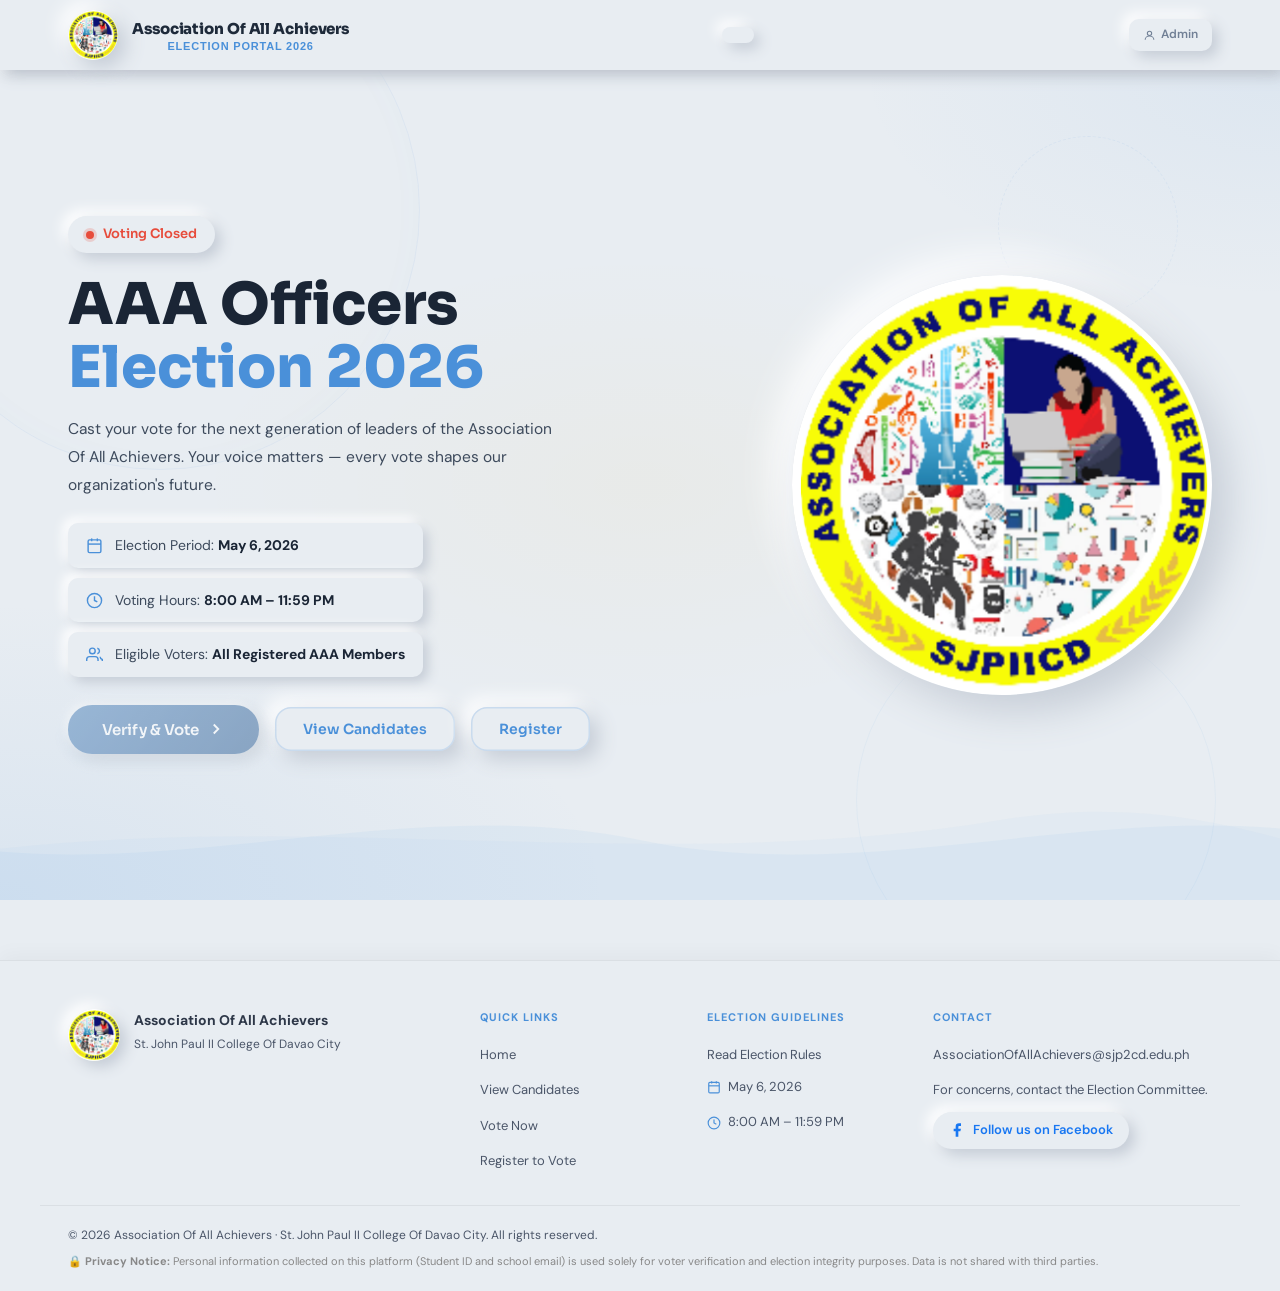
<file: index.html>
<!DOCTYPE html>
<html lang="en">
<head>
  <meta charset="UTF-8" />
  <meta name="viewport" content="width=device-width, initial-scale=1.0" />
  <title>AAA Election System</title>
  <link rel="icon" type="image/png" href="img/AAA.png" />
  <link rel="preconnect" href="https://fonts.googleapis.com" />
  <link rel="preconnect" href="https://fonts.gstatic.com" crossorigin />
  <link href="https://fonts.googleapis.com/css2?family=Sora:wght@300;400;500;600;700;800&family=DM+Sans:ital,opsz,wght@0,9..40,300;0,9..40,400;0,9..40,500;1,9..40,300&display=swap" rel="stylesheet" />
  <link rel="stylesheet" href="css/style.css" />
</head>
<body>

  <!-- HEADER -->
  <header class="site-header">
    <div class="header-inner">
      <button class="logo" onclick="goToStep('stepLanding')" title="Home">
        <div class="logo-badge">
          <img src="img/AAA.png" alt="AAA Ld:
          d:ogo" class="logo-img" />
        </div>
        <div class="logo-text">
          <span class="org-name">Association Of All Achievers</span>
          <span class="election-label">Election Portal 2026</span>
        </div>
      </button>
      <div class="header-status" id="headerStatus"></div>
      <a href="#" class="admin-link" onclick="adminAccess(); return false;">
        <svg viewBox="0 0 24 24" fill="none" stroke="currentColor" stroke-width="2" width="13" height="13"><circle cx="12" cy="8" r="4"/><path d="M4 20c0-4 3.6-7 8-7s8 3 8 7"/></svg>
        Admin
      </a>
    </div>
  </header>

  <main id="app">

    <!-- STEP 1: LANDING -->
    <section id="stepLanding" class="step active">
      <div class="landing-hero">
        <div class="hero-bg-pattern"></div>
        <div class="hero-content">

          <!-- Left: Text -->
          <div class="hero-text">
            <div class="election-badge" id="electionBadge">
              <span class="badge-dot" id="electionBadgeDot"></span>
              <span id="electionBadgeText">Checking status...</span>
            </div>
            <h1 class="hero-title">
              AAA Officers<br />
              <span class="title-accent">Election 2026</span>
            </h1>
            <p class="hero-desc">
              Cast your vote for the next generation of leaders of the Association Of All Achievers.
              Your voice matters — every vote shapes our organization's future.
            </p>
            <div class="election-meta">
              <div class="meta-item">
                <svg viewBox="0 0 24 24" fill="none" stroke="currentColor" stroke-width="2"><rect x="3" y="4" width="18" height="18" rx="2"/><line x1="16" y1="2" x2="16" y2="6"/><line x1="8" y1="2" x2="8" y2="6"/><line x1="3" y1="10" x2="21" y2="10"/></svg>
                <span>Election Period: <strong>May 6, 2026</strong></span>
              </div>
              <div class="meta-item">
                <svg viewBox="0 0 24 24" fill="none" stroke="currentColor" stroke-width="2"><circle cx="12" cy="12" r="10"/><polyline points="12 6 12 12 16 14"/></svg>
                <span>Voting Hours: <strong>8:00 AM – 11:59 PM</strong></span>
              </div>
              <div class="meta-item">
                <svg viewBox="0 0 24 24" fill="none" stroke="currentColor" stroke-width="2"><path d="M17 21v-2a4 4 0 0 0-4-4H5a4 4 0 0 0-4 4v2"/><circle cx="9" cy="7" r="4"/><path d="M23 21v-2a4 4 0 0 1-3-3.87"/><path d="M16 3.13a4 4 0 0 1 0 7.75"/></svg>
                <span>Eligible Voters: <strong>All Registered AAA Members</strong></span>
              </div>
            </div>
            <div class="hero-actions">
              <button class="btn-primary btn-large btn-primary--disabled" id="voteNowBtn" onclick="handleVoteNow()" title="Checking election status...">
                <span>Verify &amp; Vote</span>
                <svg viewBox="0 0 24 24" fill="none" stroke="currentColor" stroke-width="2.5"><polyline points="9 18 15 12 9 6"/></svg>
              </button>
              <button class="btn-ghost" id="viewCandidatesBtn" onclick="handleViewCandidates()" style="display:none">View Candidates</button>
              <button class="btn-ghost" type="button" id="registerNowBtn" onclick="handleRegisterNow()" style="display:none">Register</button>
            </div>
          </div><!-- end hero-text -->

          <!-- Right: Logo -->
          <div class="hero-visual">
            <div class="vote-illustration">
              <div class="vi-circle vi-c1"></div>
              <div class="vi-circle vi-c2"></div>
              <div class="vi-logo-wrap">
                <img src="img/AAA.png" alt="Association Of All Achievers" class="vi-logo-img" />
              </div>
            </div>
          </div>

        </div><!-- end hero-content -->
      </div><!-- end landing-hero -->
    </section>

    <!-- STEP 2: VOTER VERIFICATION -->
    <section id="stepVerify" class="step">
      <div class="container">
        <div class="step-header">
          <button class="back-btn" onclick="goToStep('stepLanding')">
            <svg viewBox="0 0 24 24" fill="none" stroke="currentColor" stroke-width="2.5"><polyline points="15 18 9 12 15 6"/></svg>
            Back
          </button>
          <div class="step-indicator">
            <span class="si-num">01</span>
            <span class="si-label">Voter Verification</span>
          </div>
        </div>
        <div class="verify-layout">
          <div class="verify-info">
            <h2 class="section-title">Verify Your Identity</h2>
            <p class="section-desc">Enter your Student ID and school email to access the ballot. Only registered members in the voter masterlist may vote.</p>
            <div class="info-rules">
              <div class="rule-item">
                <div class="rule-icon">
                  <svg viewBox="0 0 24 24" fill="none" stroke="currentColor" stroke-width="2"><path d="M22 10v6M2 10l10-5 10 5-10 5z"/><path d="M6 12v5c3 3 9 3 12 0v-5"/></svg>
                </div>
                <p>Must be a registered AAA member</p>
              </div>
              <div class="rule-item">
                <div class="rule-icon">
                  <svg viewBox="0 0 24 24" fill="none" stroke="currentColor" stroke-width="2"><path d="M4 4h16c1.1 0 2 .9 2 2v12c0 1.1-.9 2-2 2H4c-1.1 0-2-.9-2-2V6c0-1.1.9-2 2-2z"/><polyline points="22,6 12,13 2,6"/></svg>
                </div>
                <p>School email must end with @sjp2cd.edu.ph</p>
              </div>
              <div class="rule-item">
                <div class="rule-icon">
                  <svg viewBox="0 0 24 24" fill="none" stroke="currentColor" stroke-width="2"><path d="M9 12l2 2 4-4"/><path d="M20 12c0 4.418-3.582 8-8 8S4 16.418 4 12 7.582 4 12 4s8 3.582 8 8z"/></svg>
                </div>
                <p>Each student can vote only once</p>
              </div>
            </div>
          </div>
          <div class="verify-form-card">
            <div class="form-card-header">
              <div class="form-card-icon">
                <svg viewBox="0 0 24 24" fill="none" stroke="currentColor" stroke-width="2"><path d="M12 22s8-4 8-10V5l-8-3-8 3v7c0 6 8 10 8 10z"/></svg>
              </div>
              <div><h3>Voter Login</h3><p>Enter your credentials below</p></div>
            </div>
            <div class="form-group">
              <label for="studentId">Student ID</label>
              <div class="input-wrapper">
                <svg class="input-icon" viewBox="0 0 24 24" fill="none" stroke="currentColor" stroke-width="2"><rect x="2" y="7" width="20" height="14" rx="2"/><path d="M16 3H8a1 1 0 0 0-1 1v3h10V4a1 1 0 0 0-1-1z"/></svg>
                <input type="text" id="studentId" placeholder="e.g. 2021-00123" autocomplete="off" />
              </div>
              <span class="field-error" id="studentIdError"></span>
            </div>
            <div class="form-group">
              <label for="schoolEmail">School Email</label>
              <div class="input-wrapper">
                <svg class="input-icon" viewBox="0 0 24 24" fill="none" stroke="currentColor" stroke-width="2"><path d="M4 4h16c1.1 0 2 .9 2 2v12c0 1.1-.9 2-2 2H4c-1.1 0-2-.9-2-2V6c0-1.1.9-2 2-2z"/><polyline points="22,6 12,13 2,6"/></svg>
                <input type="email" id="schoolEmail" placeholder="yourname@sjp2cd.edu.ph" autocomplete="off" />
              </div>
              <span class="field-error" id="schoolEmailError"></span>
            </div>
            <div class="form-message" id="verifyMessage"></div>
            <button class="btn-primary btn-full" id="verifyBtn" onclick="verifyVoter()">
              <span id="verifyBtnText">Verify Identity</span>
              <div class="btn-spinner hidden" id="verifySpinner"></div>
            </button>
          </div>
        </div>
      </div>
    </section>

    <!-- STEP 3: CANDIDATES -->
    <section id="stepCandidates" class="step">
      <div class="container">
        <div class="step-header">
          <button class="back-btn" id="candidatesBackBtn" onclick="goToStep('stepLanding')">
            <svg viewBox="0 0 24 24" fill="none" stroke="currentColor" stroke-width="2.5"><polyline points="15 18 9 12 15 6"/></svg>
            Back
          </button>
          <div class="step-indicator">
            <span class="si-num">02</span>
            <span class="si-label">Meet the Candidates</span>
          </div>
        </div>
        <div class="candidates-header">
          <h2 class="section-title">Candidates for AY 2026–2027</h2>
          <p class="section-desc">Get to know the candidates running for office. Click on any candidate to read their full platform.</p>
        </div>
        <div id="candidatesDisplay" class="candidates-wrapper">
          <div class="loading-state"><div class="spinner"></div><p>Loading candidates...</p></div>
        </div>
        <div class="candidates-footer" id="candidatesFooter" style="display:none;">
          <button class="btn-primary btn-large" onclick="proceedToVote()">
            <span>Proceed to Vote</span>
            <svg viewBox="0 0 24 24" fill="none" stroke="currentColor" stroke-width="2.5"><polyline points="9 18 15 12 9 6"/></svg>
          </button>
        </div>
      </div>
    </section>

    <!-- STEP 4: BALLOT -->
    <section id="stepBallot" class="step">
      <div class="container">
        <div class="step-header">
          <button class="back-btn" onclick="goToStep('stepCandidates')">
            <svg viewBox="0 0 24 24" fill="none" stroke="currentColor" stroke-width="2.5"><polyline points="15 18 9 12 15 6"/></svg>
            Back
          </button>
          <div class="step-indicator">
            <span class="si-num">03</span>
            <span class="si-label">Official Ballot</span>
          </div>
        </div>
        <div class="ballot-header">
          <h2 class="section-title">Cast Your Vote</h2>
          <p class="section-desc">Select <strong>one candidate per position</strong>. You must vote for all positions before submitting.</p>
          <div class="voter-badge" id="voterBadge">
            <svg viewBox="0 0 24 24" fill="none" stroke="currentColor" stroke-width="2"><path d="M20 21v-2a4 4 0 0 0-4-4H8a4 4 0 0 0-4 4v2"/><circle cx="12" cy="7" r="4"/></svg>
            <span id="voterName">Verified Voter</span>
          </div>
        </div>
        <div id="ballotDisplay" class="ballot-wrapper"></div>
        <div class="ballot-progress">
          <div class="progress-label">
            <span>Positions filled:</span>
            <span id="progressCount">0 / 0</span>
          </div>
          <div class="progress-bar"><div class="progress-fill" id="progressFill"></div></div>
        </div>
        <div class="ballot-actions">
          <button class="btn-primary btn-large" id="reviewBtn" onclick="goToReview()" disabled>
            <span>Review &amp; Submit</span>
            <svg viewBox="0 0 24 24" fill="none" stroke="currentColor" stroke-width="2.5"><polyline points="9 18 15 12 9 6"/></svg>
          </button>
        </div>
      </div>
    </section>

    <!-- STEP 5: REVIEW -->
    <section id="stepReview" class="step">
      <div class="container">
        <div class="step-header">
          <button class="back-btn" onclick="goToStep('stepBallot')">
            <svg viewBox="0 0 24 24" fill="none" stroke="currentColor" stroke-width="2.5"><polyline points="15 18 9 12 15 6"/></svg>
            Back to Ballot
          </button>
          <div class="step-indicator">
            <span class="si-num">04</span>
            <span class="si-label">Review Your Votes</span>
          </div>
        </div>
        <div class="review-header">
          <h2 class="section-title">Review Your Selections</h2>
          <p class="section-desc">Please double-check your choices. <strong>Votes cannot be changed after submission.</strong></p>
        </div>
        <div id="reviewDisplay" class="review-wrapper"></div>
        <div class="review-warning">
          <svg viewBox="0 0 24 24" fill="none" stroke="currentColor" stroke-width="2"><path d="M10.29 3.86L1.82 18a2 2 0 0 0 1.71 3h16.94a2 2 0 0 0 1.71-3L13.71 3.86a2 2 0 0 0-3.42 0z"/><line x1="12" y1="9" x2="12" y2="13"/><line x1="12" y1="17" x2="12.01" y2="17"/></svg>
          <p>By clicking "Submit Vote", you confirm that these are your final choices. This action is <strong>irreversible</strong>.</p>
        </div>
        <div class="review-actions">
          <button class="btn-outline" onclick="goToStep('stepBallot')">Edit Ballot</button>
          <button class="btn-primary btn-large" id="submitBtn" onclick="submitVote()">
            <span id="submitBtnText">Submit Vote</span>
            <div class="btn-spinner hidden" id="submitSpinner"></div>
          </button>
        </div>
      </div>
    </section>

    <!-- STEP 6: SUCCESS -->
    <section id="stepSuccess" class="step">
      <div class="container">
        <div class="success-wrapper">
          <div class="success-animation">
            <div class="success-ring"></div>
            <div class="success-check">
              <svg viewBox="0 0 24 24" fill="none" stroke="currentColor" stroke-width="3"><polyline points="20 6 9 17 4 12"/></svg>
            </div>
          </div>
          <h2 class="success-title">Vote Submitted!</h2>
          <p class="success-desc">Your vote has been recorded successfully. Thank you for participating in the AAA Election 2026.</p>
          <div class="ref-card" id="refCard">
            <p class="ref-label">Reference Number</p>
            <p class="ref-num" id="refNumber">—</p>
            <p class="ref-hint">Take a screenshot of this for your records.</p>
          </div>
          <div class="success-summary" id="successSummary"></div>
          <p class="success-footer">The polls close on <strong>May 6, 2026 at 11:59 PM</strong>. Results will be announced shortly after.</p>
        </div>
      </div>
    </section>

    <!-- STEP 7: ADMIN LOGIN -->
    <section id="stepAdminLogin" class="step">
      <div class="container" style="max-width:480px;">
        <div class="step-header">
          <button class="back-btn" onclick="goToStep('stepLanding')">
            <svg viewBox="0 0 24 24" fill="none" stroke="currentColor" stroke-width="2.5"><polyline points="15 18 9 12 15 6"/></svg>
            Back
          </button>
          <div class="step-indicator">
            <span class="si-num">06</span>
            <span class="si-label">Admin Access</span>
          </div>
        </div>
        <div class="verify-form-card">
          <div class="form-card-header">
            <div class="form-card-icon">
              <svg viewBox="0 0 24 24" fill="none" stroke="currentColor" stroke-width="2"><rect x="3" y="11" width="18" height="11" rx="2"/><path d="M7 11V7a5 5 0 0 1 10 0v4"/></svg>
            </div>
            <div><h3>Admin Login</h3><p>Restricted access — authorized personnel only</p></div>
          </div>
          <div class="form-group">
            <label for="adminUsername">Username</label>
            <div class="input-wrapper">
              <svg class="input-icon" viewBox="0 0 24 24" fill="none" stroke="currentColor" stroke-width="2"><path d="M20 21v-2a4 4 0 0 0-4-4H8a4 4 0 0 0-4 4v2"/><circle cx="12" cy="7" r="4"/></svg>
              <input type="text" id="adminUsername" placeholder="Username" autocomplete="off" />
            </div>
            <span class="field-error" id="adminUsernameError"></span>
          </div>
          <div class="form-group">
            <label for="adminPassword">Password</label>
            <div class="input-wrapper">
              <svg class="input-icon" viewBox="0 0 24 24" fill="none" stroke="currentColor" stroke-width="2"><rect x="3" y="11" width="18" height="11" rx="2"/><path d="M7 11V7a5 5 0 0 1 10 0v4"/></svg>
              <input type="password" id="adminPassword" placeholder="Password" />
            </div>
            <span class="field-error" id="adminPasswordError"></span>
          </div>
          <div class="form-message" id="adminLoginMessage"></div>
          <button class="btn-primary btn-full" id="adminLoginBtn" onclick="adminLogin()">
            <span id="adminLoginBtnText">Sign In</span>
            <div class="btn-spinner hidden" id="adminLoginSpinner"></div>
          </button>
        </div>
      </div>
    </section>

    <!-- ADMIN DASHBOARD -->
    <section id="stepAdminDashboard" class="step">

      <!-- Admin Topbar -->
      <div class="admin-topbar">
        <div class="admin-topbar-brand">
          <img src="img/AAA.png" alt="AAA" class="admin-topbar-logo" />
          <div>
            <span class="admin-topbar-title">Admin Dashboard</span>
            <span class="admin-topbar-sub">AAA Election System · Association Of All Achievers</span>
          </div>
        </div>
        <div class="admin-topbar-actions">
          <button type="button" class="admin-topbar-btn" id="adminRefreshBtn">
            <svg viewBox="0 0 24 24" fill="none" stroke="currentColor" stroke-width="2" width="16" height="16"><polyline points="23 4 23 10 17 10"/><path d="M20.49 15a9 9 0 1 1-2.12-9.36L23 10"/></svg>
            Refresh
          </button>
        </div>
      </div>

      <!-- Admin Body (sidebar + content) -->
      <div class="admin-body">

        <!-- Sidebar -->
        <aside class="admin-sidebar" id="adminSidebar">
          <nav class="admin-sidebar-nav">
            <button class="admin-sidebar-item active" data-tab="overview" onclick="switchAdminTab('overview')">
              <svg viewBox="0 0 24 24" fill="none" stroke="currentColor" stroke-width="2" width="18" height="18"><rect x="3" y="3" width="7" height="7" rx="1"/><rect x="14" y="3" width="7" height="7" rx="1"/><rect x="3" y="14" width="7" height="7" rx="1"/><rect x="14" y="14" width="7" height="7" rx="1"/></svg>
              <span>Overview</span>
            </button>
            <button class="admin-sidebar-item" data-tab="analytics" onclick="switchAdminTab('analytics')">
              <svg viewBox="0 0 24 24" fill="none" stroke="currentColor" stroke-width="2" width="18" height="18"><polyline points="22 12 18 12 15 21 9 3 6 12 2 12"/></svg>
              <span>Analytics</span>
            </button>
            <button class="admin-sidebar-item" data-tab="candidates" onclick="switchAdminTab('candidates')">
              <svg viewBox="0 0 24 24" fill="none" stroke="currentColor" stroke-width="2" width="18" height="18"><path d="M17 21v-2a4 4 0 0 0-4-4H5a4 4 0 0 0-4 4v2"/><circle cx="9" cy="7" r="4"/><line x1="19" y1="8" x2="19" y2="14"/><line x1="22" y1="11" x2="16" y2="11"/></svg>
              <span>Candidates</span>
            </button>
            <button class="admin-sidebar-item" data-tab="voters" onclick="switchAdminTab('voters')">
              <svg viewBox="0 0 24 24" fill="none" stroke="currentColor" stroke-width="2" width="18" height="18"><path d="M17 21v-2a4 4 0 0 0-4-4H5a4 4 0 0 0-4 4v2"/><circle cx="9" cy="7" r="4"/><path d="M23 21v-2a4 4 0 0 0-3-3.87"/><path d="M16 3.13a4 4 0 0 1 0 7.75"/></svg>
              <span>Voters</span>
            </button>
          </nav>
          <div class="admin-sidebar-footer">
            <button type="button" class="admin-sidebar-toggle" id="adminSidebarToggle" onclick="toggleAdminSidebar()" aria-label="Collapse sidebar" title="Collapse sidebar">
              <svg viewBox="0 0 24 24" fill="none" stroke="currentColor" stroke-width="2" width="16" height="16"><polyline points="15 18 9 12 15 6"/></svg>
              <span>Collapse</span>
            </button>
            <button class="admin-sidebar-item admin-sidebar-item--logout" onclick="adminLogout()">
              <svg viewBox="0 0 24 24" fill="none" stroke="currentColor" stroke-width="2" width="18" height="18"><path d="M9 21H5a2 2 0 0 1-2-2V5a2 2 0 0 1 2-2h4"/><polyline points="16 17 21 12 16 7"/><line x1="21" y1="12" x2="9" y2="12"/></svg>
              <span>Logout</span>
            </button>
          </div>
        </aside>

        <!-- Main Content -->
        <div class="admin-content">

        <!-- TAB: OVERVIEW -->
        <div class="admin-tab-panel" id="adminTab-overview">

          <!-- Election Status Control -->
          <div class="admin-panel">
            <div class="admin-panel-header">
              <div>
                <h3>Election Status</h3>
                <p>Toggle whether voters can currently cast their votes.</p>
              </div>
            </div>
            <div class="admin-status-row">
              <div class="admin-status-indicator">
                <span class="badge-dot" id="adminStatusDot"></span>
                <span id="adminStatusLabel">Loading...</span>
              </div>
              <button class="btn-primary" id="adminToggleBtn" onclick="toggleElectionStatus()">
                <span id="adminToggleBtnText">Loading...</span>
                <div class="btn-spinner hidden" id="adminToggleSpinner"></div>
              </button>
            </div>
          </div>

          <!-- Candidates Visibility Control -->
          <div class="admin-panel">
            <div class="admin-panel-header">
              <div>
                <h3>Candidates Page</h3>
                <p>Control whether the public can browse candidates before voting.</p>
              </div>
            </div>
            <div class="admin-status-row">
              <div class="admin-status-indicator">
                <span class="badge-dot" id="adminCandidatesDot"></span>
                <span id="adminCandidatesLabel">Loading...</span>
              </div>
              <button class="btn-primary" id="adminCandidatesBtn" onclick="toggleCandidatesVisibility()">
                <span id="adminCandidatesBtnText">Loading...</span>
                <div class="btn-spinner hidden" id="adminCandidatesSpinner"></div>
              </button>
            </div>
          </div>

          <!-- Registration Control -->
          <div class="admin-panel">
            <div class="admin-panel-header">
              <div>
                <h3>Registration</h3>
                <p>Control whether students can submit new voter registrations.</p>
              </div>
            </div>
            <div class="admin-status-row">
              <div class="admin-status-indicator">
                <span class="badge-dot" id="adminRegistrationDot"></span>
                <span id="adminRegistrationLabel">Loading...</span>
              </div>
              <button class="btn-primary" id="adminRegistrationBtn" onclick="toggleRegistrationStatus()">
                <span id="adminRegistrationBtnText">Loading...</span>
                <div class="btn-spinner hidden" id="adminRegistrationSpinner"></div>
              </button>
            </div>
          </div>

          <!-- Stats Row -->
          <div class="admin-stats-row">
            <div class="admin-stat-card">
              <p class="admin-stat-num" id="statTotal">—</p>
              <p class="admin-stat-label">Total Voters</p>
            </div>
            <div class="admin-stat-card">
              <p class="admin-stat-num admin-stat-voted" id="statVoted">—</p>
              <p class="admin-stat-label">Voted</p>
            </div>
            <div class="admin-stat-card">
              <p class="admin-stat-num admin-stat-notvoted" id="statNotVoted">—</p>
              <p class="admin-stat-label">Not Yet Voted</p>
            </div>
          </div>

        </div>

        <!-- TAB: ANALYTICS -->
        <div class="admin-tab-panel hidden" id="adminTab-analytics">

          <div class="admin-panel" id="voteAnalyticsPanel">
            <div class="admin-panel-header">
              <div>
                <h3>Vote Analytics</h3>
                <p>Live breakdown of votes per candidate and overall voter turnout.</p>
              </div>
            </div>
            <div id="voteAnalyticsContent">
              <p style="color:var(--text-muted);padding:8px 0;">Loading analytics...</p>
            </div>
          </div>

        </div>

        <!-- TAB: CANDIDATES -->
        <div class="admin-tab-panel hidden" id="adminTab-candidates">

          <!-- Candidate List -->
          <div class="admin-panel">
            <div class="admin-panel-header">
              <div>
                <h3>Current Candidates</h3>
                <p>All candidates currently in the election.</p>
              </div>
            </div>
            <div id="candidatesListContent">
              <p style="color:var(--text-muted);padding:8px 0;">Loading candidates...</p>
            </div>
          </div>

          <div class="admin-panel">
            <div class="admin-panel-header">
              <div>
                <h3>Add Candidate</h3>
                <p>Add a new candidate to the election. They will appear on the ballot immediately.</p>
              </div>
              <button class="admin-topbar-btn" onclick="toggleAddCandidateForm()" id="addCandidateToggleBtn">
                <svg viewBox="0 0 24 24" fill="none" stroke="currentColor" stroke-width="2" width="16" height="16"><line x1="12" y1="5" x2="12" y2="19"/><line x1="5" y1="12" x2="19" y2="12"/></svg>
                New Candidate
              </button>
            </div>

            <div id="addCandidateForm" class="admin-candidate-form hidden">
              <div class="admin-form-grid">
                <div class="form-group">
                  <label for="candFullName">Full Name <span class="req">*</span></label>
                  <input type="text" id="candFullName" placeholder="e.g. Maria Santos" />
                  <span class="field-error" id="candFullNameError"></span>
                </div>
                <div class="form-group">
                  <label for="candPosition">Position <span class="req">*</span></label>
                  <input type="text" id="candPosition" placeholder="e.g. President" list="positionSuggestions" />
                  <datalist id="positionSuggestions"></datalist>
                  <span class="field-error" id="candPositionError"></span>
                </div>
                <div class="form-group">
                  <label for="candCourse">Course <span class="req">*</span></label>
                  <input type="text" id="candCourse" placeholder="e.g. BSIT" />
                  <span class="field-error" id="candCourseError"></span>
                </div>
                <div class="form-group">
                  <label for="candYearLevel">Year Level <span class="req">*</span></label>
                  <input type="text" id="candYearLevel" placeholder="e.g. 3rd Year" list="yearSuggestions" />
                  <datalist id="yearSuggestions">
                    <option value="1st Year"/>
                    <option value="2nd Year"/>
                    <option value="3rd Year"/>
                    <option value="4th Year"/>
                  </datalist>
                  <span class="field-error" id="candYearLevelError"></span>
                </div>
                <div class="form-group">
                  <label for="candParty">Party / Slate <span class="admin-optional">(optional)</span></label>
                  <input type="text" id="candParty" placeholder="e.g. Lakbay" />
                </div>
                <div class="form-group">
                  <label for="candPhotoUrl">Photo URL <span class="admin-optional">(optional)</span></label>
                  <input type="url" id="candPhotoUrl" placeholder="https://drive.google.com/uc?export=view&id=..." />
                </div>
                <div class="form-group admin-form-full">
                  <label for="candPlatform">Platform <span class="req">*</span></label>
                  <textarea id="candPlatform" rows="4" placeholder="Describe the candidate's platform and goals..."></textarea>
                  <span class="field-error" id="candPlatformError"></span>
                </div>
              </div>
              <div class="admin-form-message hidden" id="addCandidateMessage"></div>
              <div class="admin-form-actions">
                <button class="btn-ghost" onclick="toggleAddCandidateForm()">Cancel</button>
                <button class="btn-primary" id="addCandidateBtn" onclick="submitAddCandidate()">
                  <span id="addCandidateBtnText">Add Candidate</span>
                  <div class="btn-spinner hidden" id="addCandidateSpinner"></div>
                </button>
              </div>
            </div>
          </div>

        </div>

        <!-- TAB: VOTERS -->
        <div class="admin-tab-panel hidden" id="adminTab-voters">

          <div class="admin-panel">
            <div class="admin-panel-header">
              <div>
                <h3>Official Voter Masterlist</h3>
              </div>
              <input type="text" class="admin-search" id="voterSearch"
                     placeholder="Search by name, ID, or email..."
                     oninput="filterVotersTable()" />
            </div>
            <div class="admin-table-wrap">
              <table class="admin-table" id="votersTable">
                <thead>
                  <tr>
                    <th>Student ID</th>
                    <th>Full Name</th>
                    <th>Email</th>
                    <th>Course</th>
                    <th>Year</th>
                    <th>Voted?</th>
                    <th></th>
                  </tr>
                </thead>
                <tbody id="votersTableBody">
                  <tr><td colspan="7" style="text-align:center;color:var(--text-muted);padding:28px;">Loading...</td></tr>
                </tbody>
              </table>
            </div>
          </div>

          <div class="admin-panel">
            <div class="admin-panel-header">
              <div>
                <h3>Registered Voters</h3>
                <p>Students who have self-registered via the registration page.</p>
              </div>
            </div>
            <div id="registeredVotersContent">
              <p style="color:var(--text-muted);padding:8px 0;">Loading...</p>
            </div>
          </div>

        </div>

        </div><!-- /.admin-content -->
      </div><!-- /.admin-body -->
    </section>

  </main>

  <!-- FOOTER -->
  <footer class="site-footer">
    <div class="footer-inner">

      <!-- Brand -->
      <div class="footer-brand">
        <div class="footer-logo">
          <img src="img/AAA.png" alt="AAA Logo" />
        </div>
        <div>
          <p class="footer-org">Association Of All Achievers</p>
          <p class="footer-school">St. John Paul II College Of Davao City</p>
        </div>
      </div>

      <!-- Quick Links -->
      <div class="footer-col">
        <p class="footer-heading">Quick Links</p>
        <ul class="footer-links">
          <li><a href="#" onclick="goToStep('stepLanding'); return false;">Home</a></li>
          <li><a href="#" id="footerCandidatesLink" onclick="handleViewCandidates(); return false;" style="display:none">View Candidates</a></li>
          <li><a href="#" onclick="goToStep('stepVerify'); return false;">Vote Now</a></li>
          <li><a href="register.html" id="footerRegisterLink" style="display:none">Register to Vote</a></li>
        </ul>
      </div>

      <!-- Election Guidelines -->
      <div class="footer-col">
        <p class="footer-heading">Election Guidelines</p>
        <ul class="footer-links">
          <li><a href="#" onclick="openGuidelinesModal(); return false;">Read Election Rules</a></li>
          <li><span class="footer-text footer-icon-item">
            <svg viewBox="0 0 24 24" fill="none" stroke="currentColor" stroke-width="2" width="14" height="14"><rect x="3" y="4" width="18" height="18" rx="2"/><line x1="16" y1="2" x2="16" y2="6"/><line x1="8" y1="2" x2="8" y2="6"/><line x1="3" y1="10" x2="21" y2="10"/></svg>
            May 6, 2026
          </span></li>
          <li><span class="footer-text footer-icon-item">
            <svg viewBox="0 0 24 24" fill="none" stroke="currentColor" stroke-width="2" width="14" height="14"><circle cx="12" cy="12" r="10"/><polyline points="12 6 12 12 16 14"/></svg>
            8:00 AM – 11:59 PM
          </span></li>
        </ul>
      </div>

      <!-- Contact -->
      <div class="footer-col">
        <p class="footer-heading">Contact</p>
        <ul class="footer-links">
          <li><a href="mailto:AssociationOfAllAchievers@sjp2cd.edu.ph">AssociationOfAllAchievers@sjp2cd.edu.ph</a></li>
          <li><span class="footer-text">For concerns, contact the Election Committee.</span></li>
          <li>
            <a href="https://www.facebook.com/profile.php?id=61577007655393" target="_blank" rel="noopener noreferrer" class="fb-link">
              <svg xmlns="http://www.w3.org/2000/svg" viewBox="0 0 24 24" fill="currentColor" width="16" height="16"><path d="M18 2h-3a5 5 0 0 0-5 5v3H7v4h3v8h4v-8h3l1-4h-4V7a1 1 0 0 1 1-1h3z"/></svg>
              Follow us on Facebook
            </a>
          </li>
        </ul>
      </div>

    </div>

    <!-- Bottom bar -->
    <div class="footer-bottom">
      <p>© 2026 Association Of All Achievers · St. John Paul II College Of Davao City. All rights reserved.</p>
      <p class="footer-privacy">
        🔒 <strong>Privacy Notice:</strong> Personal information collected on this platform (Student ID and school email) is used solely for voter verification and election integrity purposes. Data is not shared with third parties.
      </p>
    </div>
  </footer>

  <!-- ELECTION GUIDELINES MODAL -->
  <div class="modal-overlay" id="guidelinesOverlay" onclick="closeGuidelinesModal()">
    <div class="modal-card" onclick="event.stopPropagation()" style="max-width:560px;">
      <button class="modal-close" onclick="closeGuidelinesModal()">
        <svg viewBox="0 0 24 24" fill="none" stroke="currentColor" stroke-width="2.5"><line x1="18" y1="6" x2="6" y2="18"/><line x1="6" y1="6" x2="18" y2="18"/></svg>
      </button>
      <div style="padding: 36px 32px;">
        <h2 style="font-size:1.3rem; font-weight:700; color:var(--text-primary); margin-bottom:6px;">Election Guidelines</h2>
        <p style="font-size:13px; color:var(--text-secondary); margin-bottom:24px;">AAA Officers Election AY 2026–2027</p>
        <ol class="guidelines-list">
          <li>Only registered AAA members with a valid Student ID and school email (<strong>@sjp2cd.edu.ph</strong>) are eligible to vote.</li>
          <li>Each voter may cast their vote <strong>only once</strong>. Duplicate voting is strictly prohibited.</li>
          <li>Voters must select <strong>one candidate per position</strong>. Incomplete ballots will not be accepted.</li>
          <li>Once submitted, votes are <strong>final and cannot be changed</strong>.</li>
          <li>Campaigning, vote-buying, and any form of electoral fraud are strictly prohibited.</li>
          <li>All personal data collected is used solely for voter verification and will not be shared with third parties.</li>
          <li>Results will be announced by the Election Committee after the polls close on <strong>May 6, 2026 at 11:59 PM</strong>.</li>
          <li>Any disputes or concerns must be raised with the Election Committee within 24 hours after the polls close.</li>
        </ol>
      </div>
    </div>
  </div>

  <!-- ELECTION CLOSED MODAL -->
  <div class="modal-overlay" id="electionClosedOverlay" onclick="closeElectionClosedModal()">
    <div class="modal-card" onclick="event.stopPropagation()" style="max-width:440px; text-align:center;">
      <button class="modal-close" onclick="closeElectionClosedModal()">
        <svg viewBox="0 0 24 24" fill="none" stroke="currentColor" stroke-width="2.5"><line x1="18" y1="6" x2="6" y2="18"/><line x1="6" y1="6" x2="18" y2="18"/></svg>
      </button>
      <div style="padding: 44px 32px 36px;">
        <div class="closed-modal-icon">
          <svg viewBox="0 0 24 24" fill="none" stroke="currentColor" stroke-width="1.5" width="40" height="40"><rect x="3" y="11" width="18" height="11" rx="2"/><path d="M7 11V7a5 5 0 0 1 10 0v4"/></svg>
        </div>
        <h2 style="font-size:1.25rem; font-weight:700; color:var(--text-primary); margin-bottom:10px;">Voting is Not Open Yet</h2>
        <p style="font-size:14px; color:var(--text-secondary); line-height:1.7;">
          The election period has not started or has already ended.<br/>
          Please check back during the official voting period.
        </p>
        <div style="margin-top:28px; padding:16px 20px; background:var(--bg); border-radius:var(--radius); box-shadow:var(--neu-inset); font-size:13px; color:var(--text-muted);">
          <strong style="color:var(--text-primary);">Election Period</strong><br/>
          May 6, 2026 · 8:00 AM – 11:59 PM
        </div>
        <button class="btn-ghost" style="margin-top:24px; width:100%;" onclick="closeElectionClosedModal()">Got it</button>
      </div>
    </div>
  </div>

  <!-- CANDIDATE DETAIL MODAL -->
  <div class="modal-overlay" id="modalOverlay" onclick="closeModal()">
    <div class="modal-card" onclick="event.stopPropagation()">
      <button class="modal-close" onclick="closeModal()">
        <svg viewBox="0 0 24 24" fill="none" stroke="currentColor" stroke-width="2.5"><line x1="18" y1="6" x2="6" y2="18"/><line x1="6" y1="6" x2="18" y2="18"/></svg>
      </button>
      <div id="modalContent"></div>
    </div>
  </div>

  <!-- ADMIN ACTION MODAL -->
  <div class="modal-overlay" id="adminActionOverlay" onclick="closeAdminActionModal(false)">
    <div class="modal-card admin-action-modal" id="adminActionModal" onclick="event.stopPropagation()" role="dialog" aria-modal="true" aria-labelledby="adminActionTitle">
      <button class="modal-close" id="adminActionCloseBtn" onclick="closeAdminActionModal(false)">
        <svg viewBox="0 0 24 24" fill="none" stroke="currentColor" stroke-width="2.5"><line x1="18" y1="6" x2="6" y2="18"/><line x1="6" y1="6" x2="18" y2="18"/></svg>
      </button>
      <div class="admin-action-modal__body">
        <div class="admin-action-modal__topline">
          <span class="admin-action-modal__eyebrow" id="adminActionEyebrow">Admin Action</span>
          <span class="admin-action-modal__tone" id="adminActionTonePill">Review</span>
        </div>
        <div class="admin-action-modal__hero">
          <div class="admin-action-modal__icon" id="adminActionIcon" aria-hidden="true"></div>
          <div>
            <h2 class="admin-action-modal__title" id="adminActionTitle">Confirm action</h2>
            <p class="admin-action-modal__message" id="adminActionMessage">Choose how you want to continue.</p>
          </div>
        </div>
        <div class="admin-action-modal__state" id="adminActionState">
          <div class="admin-action-modal__state-card">
            <span class="admin-action-modal__state-label">Current</span>
            <strong class="admin-action-modal__state-value" id="adminActionCurrentValue">Closed</strong>
          </div>
          <div class="admin-action-modal__state-arrow" aria-hidden="true">
            <svg viewBox="0 0 24 24" fill="none" stroke="currentColor" stroke-width="2.2"><polyline points="9 18 15 12 9 6"/></svg>
          </div>
          <div class="admin-action-modal__state-card admin-action-modal__state-card--next">
            <span class="admin-action-modal__state-label">Next</span>
            <strong class="admin-action-modal__state-value" id="adminActionNextValue">Open</strong>
          </div>
        </div>
        <div class="admin-action-modal__actions">
          <button class="btn-ghost" type="button" id="adminActionCancelBtn" onclick="closeAdminActionModal(false)">Cancel</button>
          <button class="btn-primary" type="button" id="adminActionConfirmBtn" onclick="closeAdminActionModal(true)">Confirm</button>
        </div>
      </div>
    </div>
  </div>

  <!-- BACK TO TOP BUTTON -->
  <button class="back-to-top" id="backToTop" onclick="backToTop()" title="Back to top">
    <svg viewBox="0 0 24 24" fill="none" stroke="currentColor" stroke-width="2.5"><polyline points="18 15 12 9 6 15"/></svg>
  </button>

  <script src="js/config.js"></script>
  <script src="js/data.js"></script>
  <script src="js/app.js"></script>
  <script src="js/admin.js"></script>
</body>
</html>
</file>
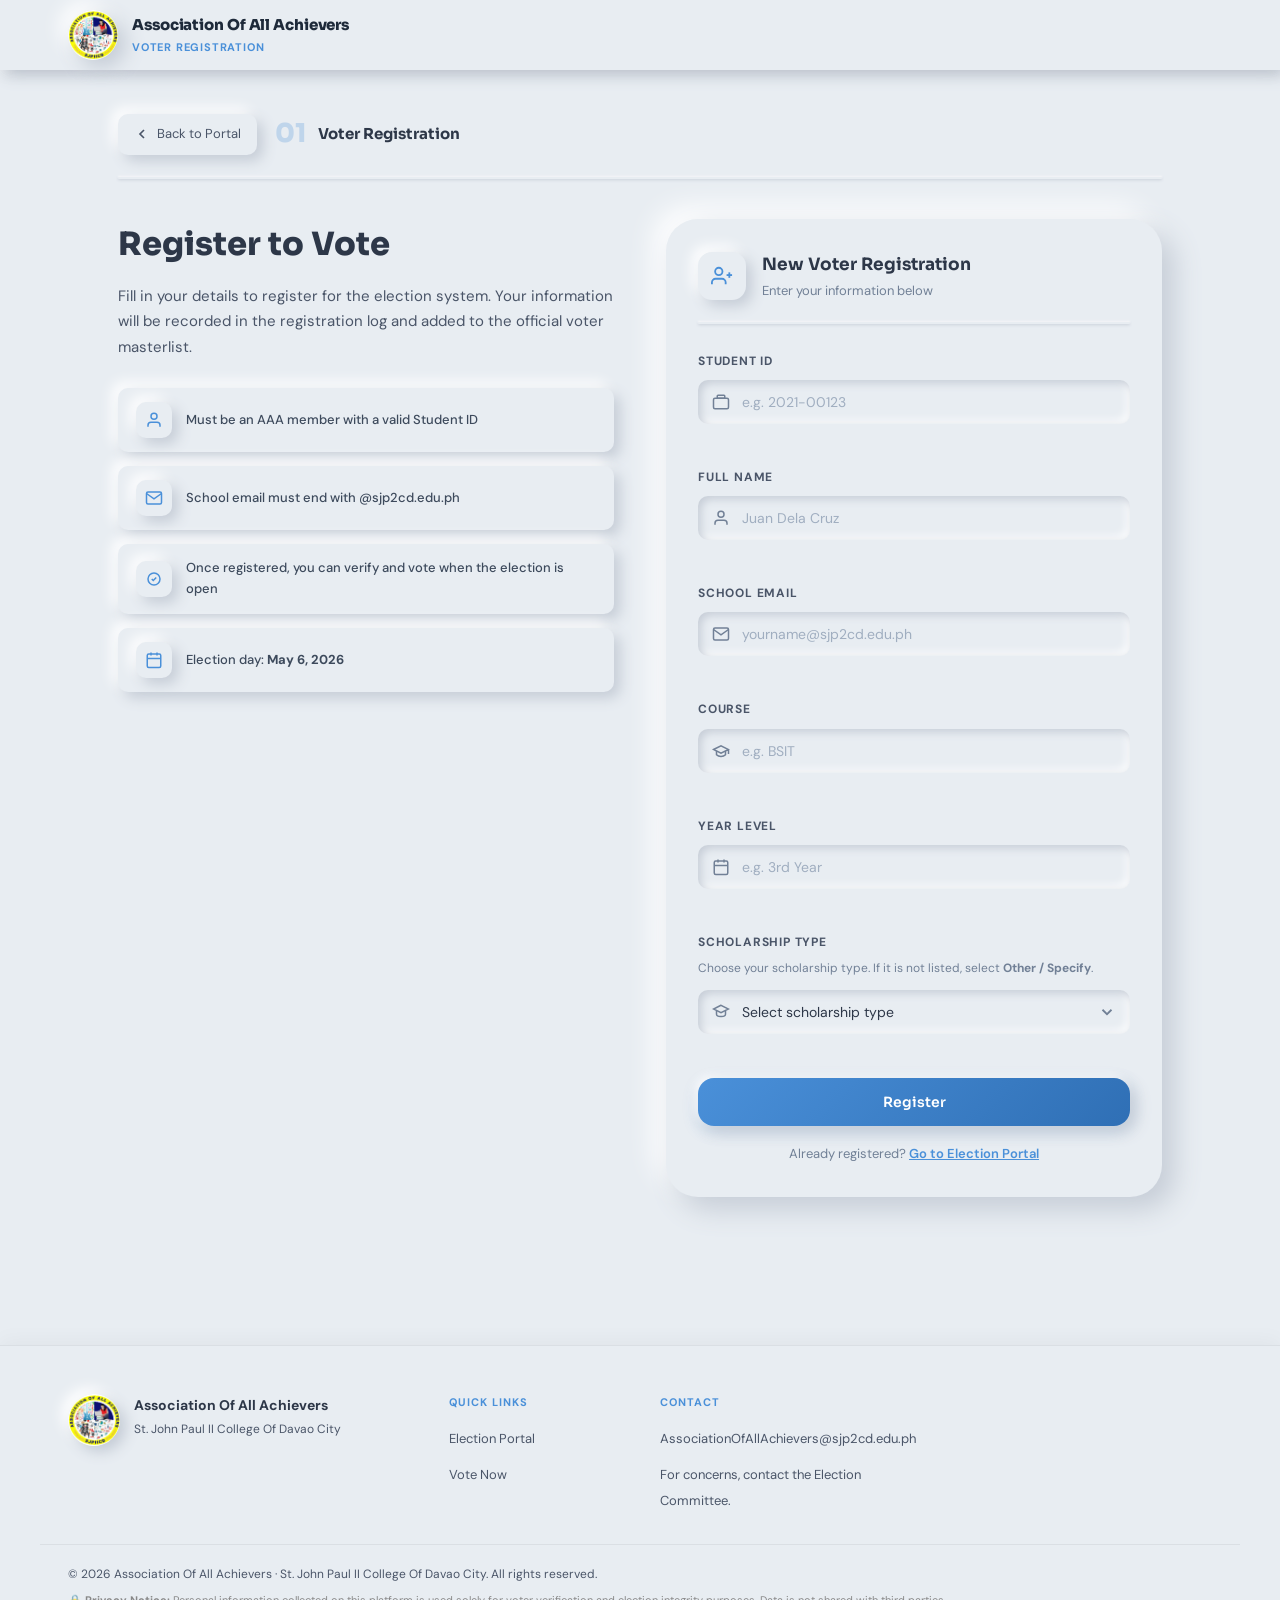
<file: register.html>
<!DOCTYPE html>
<html lang="en">
<head>
  <meta charset="UTF-8" />
  <meta name="viewport" content="width=device-width, initial-scale=1.0" />
  <title>Voter Registration — AAA Election 2026</title>
  <link rel="icon" type="image/png" href="img/AAA.png" />
  <link rel="preconnect" href="https://fonts.googleapis.com" />
  <link rel="preconnect" href="https://fonts.gstatic.com" crossorigin />
  <link href="https://fonts.googleapis.com/css2?family=Sora:wght@300;400;500;600;700;800&family=DM+Sans:ital,opsz,wght@0,9..40,300;0,9..40,400;0,9..40,500;1,9..40,300&display=swap" rel="stylesheet" />
  <link rel="stylesheet" href="css/style.css" />
</head>
<body>

  <!-- HEADER -->
  <header class="site-header">
    <div class="header-inner">
      <a class="logo" href="index.html" title="Back to Election Portal" style="text-decoration:none;">
        <div class="logo-badge">
          <img src="img/AAA.png" alt="AAA Logo" class="logo-img" />
        </div>
        <div class="logo-text">
          <span class="org-name">Association Of All Achievers</span>
          <span class="election-label">Voter Registration</span>
        </div>
      </a>
    </div>
  </header>

  <main id="app">
    <section class="step active">
      <div class="container">
        <div class="step-header">
          <a class="back-btn" href="index.html" style="text-decoration:none;">
            <svg viewBox="0 0 24 24" fill="none" stroke="currentColor" stroke-width="2.5"><polyline points="15 18 9 12 15 6"/></svg>
            Back to Portal
          </a>
          <div class="step-indicator">
            <span class="si-num">01</span>
            <span class="si-label">Voter Registration</span>
          </div>
        </div>

        <div class="verify-layout">
          <!-- Left info panel -->
          <div class="verify-info">
            <h2 class="section-title">Register to Vote</h2>
            <p class="section-desc">Fill in your details to register for the election system. Your information will be recorded in the registration log and added to the official voter masterlist.</p>
            <div class="info-rules">
              <div class="rule-item">
                <div class="rule-icon">
                  <svg viewBox="0 0 24 24" fill="none" stroke="currentColor" stroke-width="2"><path d="M20 21v-2a4 4 0 0 0-4-4H8a4 4 0 0 0-4 4v2"/><circle cx="12" cy="7" r="4"/></svg>
                </div>
                <p>Must be an AAA member with a valid Student ID</p>
              </div>
              <div class="rule-item">
                <div class="rule-icon">
                  <svg viewBox="0 0 24 24" fill="none" stroke="currentColor" stroke-width="2"><path d="M4 4h16c1.1 0 2 .9 2 2v12c0 1.1-.9 2-2 2H4c-1.1 0-2-.9-2-2V6c0-1.1.9-2 2-2z"/><polyline points="22,6 12,13 2,6"/></svg>
                </div>
                <p>School email must end with @sjp2cd.edu.ph</p>
              </div>
              <div class="rule-item">
                <div class="rule-icon">
                  <svg viewBox="0 0 24 24" fill="none" stroke="currentColor" stroke-width="2"><path d="M9 12l2 2 4-4"/><path d="M20 12c0 4.418-3.582 8-8 8S4 16.418 4 12 7.582 4 12 4s8 3.582 8 8z"/></svg>
                </div>
                <p>Once registered, you can verify and vote when the election is open</p>
              </div>
              <div class="rule-item">
                <div class="rule-icon">
                  <svg viewBox="0 0 24 24" fill="none" stroke="currentColor" stroke-width="2"><rect x="3" y="4" width="18" height="18" rx="2"/><line x1="16" y1="2" x2="16" y2="6"/><line x1="8" y1="2" x2="8" y2="6"/><line x1="3" y1="10" x2="21" y2="10"/></svg>
                </div>
                <p>Election day: <strong>May 6, 2026</strong></p>
              </div>
            </div>
          </div>

          <!-- Right form card -->
          <div class="verify-form-card">
            <div class="form-card-header">
              <div class="form-card-icon">
                <svg viewBox="0 0 24 24" fill="none" stroke="currentColor" stroke-width="2"><path d="M16 21v-2a4 4 0 0 0-4-4H5a4 4 0 0 0-4 4v2"/><circle cx="8.5" cy="7" r="4"/><line x1="20" y1="8" x2="20" y2="14"/><line x1="23" y1="11" x2="17" y2="11"/></svg>
              </div>
              <div><h3>New Voter Registration</h3><p>Enter your information below</p></div>
            </div>

            <div class="form-message" id="regStatusMessage" style="display:none;"></div>

            <div class="form-group">
              <label for="regStudentId">Student ID</label>
              <div class="input-wrapper">
                <svg class="input-icon" viewBox="0 0 24 24" fill="none" stroke="currentColor" stroke-width="2"><rect x="2" y="7" width="20" height="14" rx="2"/><path d="M16 3H8a1 1 0 0 0-1 1v3h10V4a1 1 0 0 0-1-1z"/></svg>
                <input type="text" id="regStudentId" placeholder="e.g. 2021-00123" autocomplete="off" />
              </div>
              <span class="field-error" id="regStudentIdError"></span>
            </div>

            <div class="form-group">
              <label for="regFullName">Full Name</label>
              <div class="input-wrapper">
                <svg class="input-icon" viewBox="0 0 24 24" fill="none" stroke="currentColor" stroke-width="2"><path d="M20 21v-2a4 4 0 0 0-4-4H8a4 4 0 0 0-4 4v2"/><circle cx="12" cy="7" r="4"/></svg>
                <input type="text" id="regFullName" placeholder="Juan Dela Cruz" autocomplete="off" />
              </div>
              <span class="field-error" id="regFullNameError"></span>
            </div>

            <div class="form-group">
              <label for="regEmail">School Email</label>
              <div class="input-wrapper">
                <svg class="input-icon" viewBox="0 0 24 24" fill="none" stroke="currentColor" stroke-width="2"><path d="M4 4h16c1.1 0 2 .9 2 2v12c0 1.1-.9 2-2 2H4c-1.1 0-2-.9-2-2V6c0-1.1.9-2 2-2z"/><polyline points="22,6 12,13 2,6"/></svg>
                <input type="email" id="regEmail" placeholder="yourname@sjp2cd.edu.ph" autocomplete="off" />
              </div>
              <span class="field-error" id="regEmailError"></span>
            </div>

            <div class="form-group">
              <label for="regCourse">Course</label>
              <div class="input-wrapper">
                <svg class="input-icon" viewBox="0 0 24 24" fill="none" stroke="currentColor" stroke-width="2"><path d="M22 10v6M2 10l10-5 10 5-10 5z"/><path d="M6 12v5c3 3 9 3 12 0v-5"/></svg>
                <input type="text" id="regCourse" placeholder="e.g. BSIT" autocomplete="off" />
              </div>
              <span class="field-error" id="regCourseError"></span>
            </div>

            <div class="form-group">
              <label for="regYearLevel">Year Level</label>
              <div class="input-wrapper">
                <svg class="input-icon" viewBox="0 0 24 24" fill="none" stroke="currentColor" stroke-width="2"><rect x="3" y="4" width="18" height="18" rx="2"/><line x1="16" y1="2" x2="16" y2="6"/><line x1="8" y1="2" x2="8" y2="6"/><line x1="3" y1="10" x2="21" y2="10"/></svg>
                <input type="text" id="regYearLevel" placeholder="e.g. 3rd Year" autocomplete="off" />
              </div>
              <span class="field-error" id="regYearLevelError"></span>
            </div>

            <div class="form-group">
              <label>Scholarship Type</label>
              <p class="scholarship-help">Choose your scholarship type. If it is not listed, select <strong>Other / Specify</strong>.</p>
              <div class="input-wrapper">
                <svg class="input-icon" viewBox="0 0 24 24" fill="none" stroke="currentColor" stroke-width="2"><path d="M12 3 2 8l10 5 10-5-10-5Z"/><path d="M6 10.6V15c0 1.7 2.7 3 6 3s6-1.3 6-3v-4.4"/></svg>
                <select id="regScholarshipType" onchange="handleScholarshipTypeChange()">
                  <option value="">Select scholarship type</option>
                  <option value="Academic">Academic</option>
                  <option value="TDP-TES">TDP-TES</option>
                  <option value="UNIFAST">UNIFAST</option>
                  <option value="EBSU">EBSU</option>
                  <option value="CMSP">CMSP</option>
                  <option value="SINING TALA">SINING TALA</option>
                  <option value="VARSITY">VARSITY</option>
                  <option value="Other">Other / Specify</option>
                </select>
                <svg class="input-icon input-icon--right" viewBox="0 0 24 24" fill="none" stroke="currentColor" stroke-width="2.4"><polyline points="6 9 12 15 18 9"/></svg>
              </div>
              <div class="input-wrapper scholarship-other-input hidden" id="regScholarshipOtherWrap">
                <svg class="input-icon" viewBox="0 0 24 24" fill="none" stroke="currentColor" stroke-width="2"><path d="M12 20h9"/><path d="M16.5 3.5a2.1 2.1 0 0 1 3 3L7 19l-4 1 1-4Z"/></svg>
                <input type="text" id="regScholarshipOther" placeholder="Specify your scholarship type" autocomplete="off" disabled />
              </div>
              <span class="field-error" id="regScholarshipTypeError"></span>
            </div>

            <div class="form-message" id="regMessage"></div>

            <button class="btn-primary btn-full" id="regBtn" onclick="submitRegistration()">
              <span id="regBtnText">Register</span>
              <div class="btn-spinner hidden" id="regSpinner"></div>
            </button>

            <p style="text-align:center; margin-top:18px; font-size:13px; color:var(--text-muted);">
              Already registered? <a href="index.html" style="color:var(--primary); font-weight:600;">Go to Election Portal</a>
            </p>
          </div>
        </div>
      </div>
    </section>
  </main>

  <!-- FOOTER -->
  <footer class="site-footer">
    <div class="footer-inner">
      <div class="footer-brand">
        <div class="footer-logo">
          <img src="img/AAA.png" alt="AAA Logo" />
        </div>
        <div>
          <p class="footer-org">Association Of All Achievers</p>
          <p class="footer-school">St. John Paul II College Of Davao City</p>
        </div>
      </div>
      <div class="footer-col">
        <p class="footer-heading">Quick Links</p>
        <ul class="footer-links">
          <li><a href="index.html">Election Portal</a></li>
          <li><a href="index.html#stepVerify" onclick="sessionStorage.setItem('goto','stepVerify')">Vote Now</a></li>
        </ul>
      </div>
      <div class="footer-col">
        <p class="footer-heading">Contact</p>
        <ul class="footer-links">
          <li><a href="mailto:AssociationOfAllAchievers@sjp2cd.edu.ph">AssociationOfAllAchievers@sjp2cd.edu.ph</a></li>
          <li><span class="footer-text">For concerns, contact the Election Committee.</span></li>
        </ul>
      </div>
    </div>
    <div class="footer-bottom">
      <p>© 2026 Association Of All Achievers · St. John Paul II College Of Davao City. All rights reserved.</p>
      <p class="footer-privacy">
        🔒 <strong>Privacy Notice:</strong> Personal information collected on this platform is used solely for voter verification and election integrity purposes. Data is not shared with third parties.
      </p>
    </div>
  </footer>

  <script src="js/config.js"></script>
  <script>
    const ALLOWED_EMAIL_DOMAIN = CONFIG.ALLOWED_EMAIL_DOMAIN;
    let REGISTRATION_OPEN = true;

    function showFieldError(id, msg) {
      const el = document.getElementById(id);
      if (el) el.textContent = msg;
      const inputId = id.replace('Error', '');
      const input = document.getElementById(inputId);
      if (input) input.classList.add('error');
    }

    function clearErrors() {
      document.querySelectorAll('.field-error').forEach(el => el.textContent = '');
      document.querySelectorAll('input, select').forEach(el => el.classList.remove('error'));
    }

    function showFormMessage(id, msg, type) {
      const el = document.getElementById(id);
      if (!el) return;
      el.textContent = msg;
      el.className = `form-message ${type}`;
      el.style.display = 'block';
    }

    function explainRegistrationApiMessage(message) {
      if (message === 'Unknown action.') {
        return 'This Apps Script deployment is outdated. Re-deploy the latest Code.gs and update APPS_SCRIPT_URL if the web app URL changed.';
      }
      if (message && message.includes('SPREADSHEET_ID is not defined')) {
        return 'The Apps Script deployment has no spreadsheet ID configured. Set SPREADSHEET_ID in Code.gs, then deploy a new web app version.';
      }
      if (message && message.includes('Set SPREADSHEET_ID in Code.gs')) {
        return 'The Apps Script deployment has no spreadsheet ID configured. Set SPREADSHEET_ID in Code.gs, then deploy a new web app version.';
      }
      return message;
    }

    function setRegistrationAvailability(isOpen) {
      REGISTRATION_OPEN = isOpen !== false;

      const controls = document.querySelectorAll('#regStudentId, #regFullName, #regEmail, #regCourse, #regYearLevel, #regScholarshipType, #regScholarshipOther');
      controls.forEach(control => {
        control.disabled = !REGISTRATION_OPEN;
      });

      const btn = document.getElementById('regBtn');
      const btnText = document.getElementById('regBtnText');
      if (btn) btn.disabled = !REGISTRATION_OPEN;
      if (btnText) btnText.textContent = REGISTRATION_OPEN ? 'Register' : 'Registration Closed';

      const statusMessage = document.getElementById('regStatusMessage');
      if (!statusMessage) return;

      if (REGISTRATION_OPEN) {
        statusMessage.style.display = 'none';
        statusMessage.textContent = '';
        statusMessage.className = 'form-message';
      } else {
        statusMessage.textContent = 'Registration is currently closed by the admin. Please check back later.';
        statusMessage.className = 'form-message error';
        statusMessage.style.display = 'block';
      }

      handleScholarshipTypeChange();
    }

    function handleScholarshipTypeChange() {
      const selected = document.getElementById('regScholarshipType');
      const isOtherSelected = !!selected && selected.value === 'Other';
      const otherWrap = document.getElementById('regScholarshipOtherWrap');
      const otherInput = document.getElementById('regScholarshipOther');
      if (selected) selected.classList.remove('error');

      if (otherWrap) {
        otherWrap.classList.toggle('hidden', !isOtherSelected);
      }

      if (otherInput) {
        otherInput.disabled = !REGISTRATION_OPEN || !isOtherSelected;
        otherInput.classList.remove('error');
        if (!isOtherSelected) otherInput.value = '';
      }
    }

    async function loadRegistrationStatus() {
      try {
        const response = await fetch(`${CONFIG.APPS_SCRIPT_URL}?action=getElectionStatus`);
        const result = await response.json();
        setRegistrationAvailability(!(result.success && result.registration_open === false));
      } catch (error) {
        setRegistrationAvailability(true);
      }
    }

    function submitRegistration() {
      clearErrors();

      if (REGISTRATION_OPEN === false) {
        showFormMessage('regMessage', 'Registration is currently closed. Please check back later.', 'error');
        return;
      }

      const studentId = document.getElementById('regStudentId').value.trim();
      const fullName  = document.getElementById('regFullName').value.trim();
      const email     = document.getElementById('regEmail').value.trim().toLowerCase();
      const course    = document.getElementById('regCourse').value.trim();
      const yearLevel = document.getElementById('regYearLevel').value.trim();
      const scholarshipTypeSelect = document.getElementById('regScholarshipType');
      const scholarshipChoice = scholarshipTypeSelect.value.trim();
      const scholarshipOther  = document.getElementById('regScholarshipOther').value.trim();

      let scholarshipType = scholarshipChoice;
      if (scholarshipChoice === 'Other') {
        scholarshipType = scholarshipOther;
      }

      let hasError = false;
      if (!studentId)  { showFieldError('regStudentIdError', 'Student ID is required.');  hasError = true; }
      if (!fullName)   { showFieldError('regFullNameError', 'Full name is required.'); hasError = true; }
      if (!email) {
        showFieldError('regEmailError', 'Email is required.'); hasError = true;
      } else if (!email.endsWith(ALLOWED_EMAIL_DOMAIN)) {
        showFieldError('regEmailError', `Email must end with ${ALLOWED_EMAIL_DOMAIN}`); hasError = true;
      }
      if (!course)    { showFieldError('regCourseError', 'Course is required.'); hasError = true; }
      if (!yearLevel) { showFieldError('regYearLevelError', 'Year level is required.'); hasError = true; }
      if (!scholarshipChoice) {
        document.getElementById('regScholarshipTypeError').textContent = 'Scholarship type is required.';
        if (scholarshipTypeSelect) scholarshipTypeSelect.classList.add('error');
        hasError = true;
      } else if (scholarshipChoice === 'Other' && !scholarshipOther) {
        document.getElementById('regScholarshipTypeError').textContent = 'Please specify your scholarship type.';
        document.getElementById('regScholarshipOther').classList.add('error');
        hasError = true;
      }
      if (hasError) return;

      setLoading(true);
      showFormMessage('regMessage', 'Submitting your registration...', 'info');

      const url = `${CONFIG.APPS_SCRIPT_URL}?action=registerVoter` +
        `&student_id=${encodeURIComponent(studentId)}` +
        `&full_name=${encodeURIComponent(fullName)}` +
        `&email=${encodeURIComponent(email)}` +
        `&course=${encodeURIComponent(course)}` +
        `&year_level=${encodeURIComponent(yearLevel)}` +
        `&scholarship_type=${encodeURIComponent(scholarshipType)}`;

      fetch(url)
        .then(r => r.json())
        .then(result => {
          if (result.success) {
            showFormMessage('regMessage', result.message, 'success');
            ['regStudentId','regFullName','regEmail','regCourse','regYearLevel','regScholarshipOther']
              .forEach(id => { const el = document.getElementById(id); if (el) el.value = ''; });
            document.getElementById('regScholarshipType').value = '';
            handleScholarshipTypeChange();
          } else {
            showFormMessage('regMessage', explainRegistrationApiMessage(result.message), 'error');
          }
        })
        .catch(() => showFormMessage('regMessage', 'Connection error. Please try again.', 'error'))
        .finally(() => setLoading(false));
    }

    function setLoading(isLoading) {
      const btn     = document.getElementById('regBtn');
      const text    = document.getElementById('regBtnText');
      const spinner = document.getElementById('regSpinner');
      btn.disabled = isLoading || REGISTRATION_OPEN === false;
      text.textContent = isLoading ? 'Registering...' : (REGISTRATION_OPEN === false ? 'Registration Closed' : 'Register');
      spinner.classList.toggle('hidden', !isLoading);
    }

    document.addEventListener('DOMContentLoaded', () => {
      handleScholarshipTypeChange();
      loadRegistrationStatus();
    });
  </script>
</body>
</html>
</file>
<file: css/style.css>
/* =============================================
   AAA ELECTION SYSTEM — NEUMORPHIC UI
   Soft, tactile, extruded design
   Font: Sora + DM Sans
============================================= */

:root {
  --bg: #e8edf2;
  --surface: #e8edf2;
  --shadow-light: #ffffff;
  --shadow-dark: #c5ccd6;
  --neu-flat: 6px 6px 14px var(--shadow-dark), -6px -6px 14px var(--shadow-light);
  --neu-pressed: inset 4px 4px 10px var(--shadow-dark), inset -4px -4px 10px var(--shadow-light);
  --neu-raised: 8px 8px 20px var(--shadow-dark), -8px -8px 20px var(--shadow-light);
  --neu-raised-lg: 12px 12px 28px var(--shadow-dark), -12px -12px 28px var(--shadow-light);
  --neu-inset: inset 3px 3px 8px var(--shadow-dark), inset -3px -3px 8px var(--shadow-light);
  --primary: #4a90d9;
  --primary-dark: #2f6fb5;
  --primary-glow: rgba(74, 144, 217, 0.25);
  --accent: #f0a500;
  --accent-glow: rgba(240, 165, 0, 0.2);
  --success: #27ae60;
  --success-glow: rgba(39, 174, 96, 0.2);
  --danger: #e74c3c;
  --danger-glow: rgba(231, 76, 60, 0.2);
  --text: #2d3748;
  --text-primary: #2d3748;
  --text-secondary: #4a5568;
  --text-muted: #718096;
  --text-light: #a0aec0;
  --radius: 16px;
  --radius-sm: 10px;
  --radius-lg: 24px;
  --radius-xl: 32px;
  --font: 'Sora', sans-serif;
  --font-head: 'Sora', sans-serif;
  --font-body: 'DM Sans', sans-serif;
  --transition: .25s cubic-bezier(.4, 0, .2, 1);
}

*, *::before, *::after { box-sizing: border-box; margin: 0; padding: 0; }
html { scroll-behavior: smooth; }
body { font-family: var(--font-body); background: var(--bg); color: var(--text); line-height: 1.6; min-height: 100vh; display: flex; flex-direction: column; }

/* ======= HEADER — stronger navbar presence ======= */
.site-header { background: var(--bg); box-shadow: 0 2px 16px rgba(0,0,0,.07), var(--neu-flat); position: sticky; top: 0; z-index: 100; }
.header-inner { max-width: 1200px; margin: 0 auto; padding: 0 28px; height: 70px; display: flex; align-items: center; justify-content: space-between; width: 100%; }
.logo { display: flex; align-items: center; gap: 14px; }
.logo-badge { width: 50px; height: 50px; border-radius: 50%; overflow: hidden; box-shadow: var(--neu-raised); display: flex; align-items: center; justify-content: center; flex-shrink: 0; }
.logo-img { width: 100%; height: 100%; object-fit: cover; border-radius: 50%; display: block; }
.logo-text { display: flex; flex-direction: column; gap: 2px; }
.org-name { font-family: var(--font-head); font-weight: 800; font-size: 15px; color: #1e2a3a; letter-spacing: -.1px; }
.election-label { font-size: 11px; color: var(--primary); font-weight: 700; letter-spacing: .8px; text-transform: uppercase; }
.header-status { font-size: 13px; color: var(--success); font-weight: 600; display: flex; align-items: center; gap: 6px; background: var(--bg); padding: 8px 16px; border-radius: 99px; box-shadow: var(--neu-flat); }

/* ======= LOGO AS HOME BUTTON ======= */
button.logo { background: none; border: none; cursor: pointer; padding: 6px 10px 6px 0; border-radius: var(--radius-sm); transition: var(--transition); }
button.logo:hover { opacity: .8; transform: scale(.97); }
button.logo:active { transform: scale(.94); }

/* ======= STEPS ======= */
#app { flex: 1; }
.step { display: none; animation: fadeUp .4s ease; }
.step.active { display: block; }
@keyframes fadeUp { from { opacity: 0; transform: translateY(20px); } to { opacity: 1; transform: translateY(0); } }

/* ======= CONTAINER ======= */
.container { max-width: 1100px; margin: 0 auto; padding: 44px 28px 88px; }

/* ======= LANDING HERO ======= */
.landing-hero { min-height: calc(100vh - 70px); display: flex; align-items: center; background: var(--bg); position: relative; overflow: hidden; }
.hero-content { max-width: 1200px; width: 100%; margin: 0 auto; padding: 80px 28px; display: grid; grid-template-columns: 1fr auto; gap: 80px; align-items: center; position: relative; z-index: 2; }
.hero-text { display: flex; flex-direction: column; align-items: flex-start; }

/* Election badge */
.election-badge { display: inline-flex; align-items: center; gap: 9px; background: var(--bg); box-shadow: var(--neu-flat); border-radius: 99px; padding: 8px 18px; font-size: 13px; font-weight: 600; color: var(--primary); font-family: var(--font-head); margin-bottom: 20px; width: fit-content; align-self: flex-start; transition: var(--transition); }
.election-badge--closed { color: var(--danger); }
.badge-dot { width: 8px; height: 8px; background: var(--success); border-radius: 50%; box-shadow: 0 0 0 3px var(--success-glow); animation: pulse 2s infinite; flex-shrink: 0; transition: var(--transition); }
@keyframes pulse { 0%,100% { box-shadow: 0 0 0 3px var(--success-glow); } 50% { box-shadow: 0 0 0 6px rgba(39,174,96,.08); } }

/* Vote button — disabled state when election is closed */
.btn-primary--disabled { opacity: 0.55; cursor: not-allowed; filter: grayscale(0.3); }
.btn-primary--disabled:hover { transform: none; box-shadow: var(--neu-raised); }

/* Closed modal icon */
.closed-modal-icon { width: 72px; height: 72px; border-radius: 50%; background: rgba(231,76,60,.1); display: flex; align-items: center; justify-content: center; margin: 0 auto 24px; color: var(--danger); }

/* point 1+3: tighter rhythm, stronger contrast */
.hero-title { font-family: var(--font-head); font-size: clamp(2.4rem, 5vw, 3.6rem); font-weight: 800; color: #1a2535; line-height: 1.1; margin-bottom: 16px; }
.title-accent { color: var(--primary); }
.hero-desc { font-size: 15.5px; color: #3d4a5c; max-width: 500px; margin-bottom: 24px; line-height: 1.8; }

/* point 1+5: consistent spacing, flush-left cards */
.election-meta { display: flex; flex-direction: column; gap: 10px; margin-bottom: 28px; }
.meta-item { display: flex; align-items: center; gap: 12px; font-size: 14px; color: #3d4a5c; background: var(--bg); padding: 11px 18px; border-radius: var(--radius-sm); box-shadow: 5px 5px 12px var(--shadow-dark), -5px -5px 12px var(--shadow-light); width: 100%; max-width: 360px; }
.meta-item svg { width: 17px; height: 17px; color: var(--primary); flex-shrink: 0; }
.meta-item strong { color: #1a2535; font-weight: 700; }
.hero-actions { display: flex; align-items: center; gap: 16px; flex-wrap: wrap; }

/* ======= HERO VISUAL — point 2: smaller logo ======= */
.hero-visual {
  flex-shrink: 0;
  position: relative;
  z-index: 1;
  display: flex;
  justify-content: center;
}

.vote-illustration {
  position: relative;
  width: 420px;
  height: 420px;
}

.vi-logo-wrap {
  position: absolute;
  top: 50%;
  left: 50%;
  transform: translate(-50%, -50%);
  width: 420px;
  height: 420px;
  border-radius: 50%;
  overflow: hidden;
  box-shadow:
    16px 16px 40px var(--shadow-dark),
    -16px -16px 40px var(--shadow-light),
    0 0 0 6px var(--bg);
  animation: floatLogo 5s ease-in-out infinite;
}
@keyframes floatLogo { 0%,100% { transform: translate(-50%,-50%) translateY(0); } 50% { transform: translate(-50%,-50%) translateY(-14px); } }
.vi-logo-img { width: 100%; height: 100%; object-fit: cover; border-radius: 50%; }

/* ======= HERO BACKGROUND — point 6: subtle circles ======= */
.hero-bg-pattern {
  position: absolute; inset: 0;
  pointer-events: none;
  overflow: hidden;
  background:
    radial-gradient(ellipse 80% 60% at 0% 100%, rgba(74,144,217,.09) 0%, transparent 60%),
    radial-gradient(ellipse 60% 50% at 100% 0%, rgba(74,144,217,.07) 0%, transparent 55%),
    radial-gradient(ellipse 50% 40% at 50% 50%, rgba(240,165,0,.04) 0%, transparent 70%);
  animation: meshShift 10s ease-in-out infinite alternate;
}
@keyframes meshShift {
  0%   { opacity: .8; transform: scale(1); }
  50%  { opacity: 1;  transform: scale(1.03); }
  100% { opacity: .9; transform: scale(1.01); }
}
.hero-bg-pattern::before {
  content: '';
  position: absolute;
  width: 520px; height: 520px;
  border-radius: 50%;
  border: 1px solid rgba(74,144,217,.08);
  top: -120px; left: -100px;
  box-shadow: inset 0 0 40px rgba(74,144,217,.02);
  animation: spinRing 30s linear infinite;
}
.hero-bg-pattern::after {
  content: '';
  position: absolute;
  width: 360px; height: 360px;
  border-radius: 50%;
  border: 1px solid rgba(74,144,217,.06);
  bottom: -80px; right: 5%;
  animation: spinRing 22s linear infinite reverse;
}
@keyframes spinRing {
  from { transform: rotate(0deg) scale(1); }
  50%  { transform: rotate(180deg) scale(1.06); }
  to   { transform: rotate(360deg) scale(1); }
}
.landing-hero::before {
  content: '';
  position: absolute;
  bottom: 0; left: 0; right: 0;
  height: 120px;
  pointer-events: none;
  background:
    url("data:image/svg+xml,%3Csvg xmlns='http://www.w3.org/2000/svg' viewBox='0 0 1440 120'%3E%3Cpath fill='rgba(74,144,217,0.06)' d='M0,60 C240,110 480,10 720,60 C960,110 1200,10 1440,60 L1440,120 L0,120 Z'/%3E%3C/svg%3E") center bottom / cover no-repeat,
    url("data:image/svg+xml,%3Csvg xmlns='http://www.w3.org/2000/svg' viewBox='0 0 1440 120'%3E%3Cpath fill='rgba(74,144,217,0.04)' d='M0,80 C360,20 720,100 1080,40 C1260,10 1380,70 1440,80 L1440,120 L0,120 Z'/%3E%3C/svg%3E") center bottom / cover no-repeat;
  animation: waveShift 8s ease-in-out infinite alternate;
  z-index: 0;
}
@keyframes waveShift { 0% { transform: translateX(0); } 100% { transform: translateX(-30px); } }
.landing-hero::after {
  content: '';
  position: absolute;
  top: 8%; right: 8%;
  width: 180px; height: 180px;
  border-radius: 50%;
  border: 1px dashed rgba(74,144,217,.08);
  animation: spinRing 18s linear infinite reverse;
  pointer-events: none;
  z-index: 0;
}

/* ======= BUTTONS ======= */
.btn-primary { display: inline-flex; align-items: center; gap: 8px; background: linear-gradient(135deg, var(--primary), var(--primary-dark)); color: #fff; border: none; border-radius: var(--radius); padding: 13px 26px; font-size: 14px; font-weight: 600; font-family: var(--font-head); cursor: pointer; transition: var(--transition); box-shadow: 6px 6px 16px var(--shadow-dark), -3px -3px 10px var(--shadow-light), 0 4px 15px var(--primary-glow); text-decoration: none; }
.btn-primary:hover { transform: translateY(-2px); box-shadow: 8px 8px 20px var(--shadow-dark), -4px -4px 12px var(--shadow-light), 0 8px 24px var(--primary-glow); }
.btn-primary:active { transform: translateY(0); box-shadow: var(--neu-pressed); }
.btn-primary:disabled { opacity: .5; cursor: not-allowed; transform: none; }
.btn-primary.btn-large { padding: 15px 34px; font-size: 15px; border-radius: var(--radius-lg); letter-spacing: .1px; }
.btn-primary.btn-full { width: 100%; justify-content: center; padding: 15px; }
.btn-primary svg { width: 18px; height: 18px; }

/* point 4: stronger secondary CTA */
.btn-ghost { display: inline-flex; align-items: center; gap: 8px; background: var(--bg); color: var(--primary); border: none; border-radius: var(--radius); padding: 13px 28px; font-size: 14px; font-weight: 600; font-family: var(--font-head); cursor: pointer; transition: var(--transition); box-shadow: var(--neu-raised), inset 0 0 0 1.5px rgba(74,144,217,.2); }
.btn-ghost:hover { color: var(--primary-dark); box-shadow: var(--neu-raised-lg), inset 0 0 0 1.5px rgba(74,144,217,.35); transform: translateY(-2px); }
.btn-ghost:active { box-shadow: var(--neu-pressed); transform: translateY(0); }
.btn-outline { display: inline-flex; align-items: center; gap: 8px; background: var(--bg); color: var(--primary); border: none; border-radius: var(--radius-lg); padding: 14px 30px; font-size: 15px; font-weight: 600; font-family: var(--font-head); cursor: pointer; transition: var(--transition); box-shadow: var(--neu-raised); }
.btn-outline:hover { box-shadow: var(--neu-raised-lg); transform: translateY(-2px); }
.btn-outline:active { box-shadow: var(--neu-pressed); transform: translateY(0); }

/* ======= STEP HEADER ======= */
.step-header { display: flex; align-items: center; gap: 18px; margin-bottom: 40px; padding-bottom: 24px; position: relative; }
.step-header::after { content: ''; position: absolute; bottom: 0; left: 0; right: 0; height: 2px; background: var(--bg); box-shadow: 0 1px 3px var(--shadow-dark), 0 -1px 2px var(--shadow-light); border-radius: 2px; }
.back-btn { display: flex; align-items: center; gap: 7px; background: var(--bg); border: none; border-radius: var(--radius-sm); padding: 10px 16px; font-size: 13px; color: var(--text-secondary); font-family: var(--font-body); cursor: pointer; transition: var(--transition); box-shadow: var(--neu-flat); }
.back-btn:hover { color: var(--primary); box-shadow: var(--neu-raised); }
.back-btn:active { box-shadow: var(--neu-pressed); }
.back-btn svg { width: 16px; height: 16px; }
.step-indicator { display: flex; align-items: center; gap: 12px; }
.si-num { font-family: var(--font-head); font-size: 26px; font-weight: 800; color: var(--primary); opacity: .25; line-height: 1; }
.si-label { font-family: var(--font-head); font-size: 15px; font-weight: 700; color: var(--text); }

/* ======= SECTION TITLES ======= */
.section-title { font-family: var(--font-head); font-size: clamp(1.5rem, 3vw, 2rem); font-weight: 800; color: var(--text); margin-bottom: 10px; }
.section-desc { font-size: 15px; color: var(--text-secondary); line-height: 1.7; max-width: 600px; }

/* ======= VERIFY ======= */
.verify-layout { display: grid; grid-template-columns: 1fr 1fr; gap: 52px; align-items: start; }
.verify-info .section-title { margin-bottom: 14px; }
.info-rules { margin-top: 28px; display: flex; flex-direction: column; gap: 14px; }
.rule-item { display: flex; align-items: center; gap: 14px; background: var(--bg); border-radius: var(--radius-sm); padding: 14px 18px; box-shadow: var(--neu-flat); transition: var(--transition); }
.rule-item:hover { box-shadow: var(--neu-raised); }
/* uniform blue SVG icons */
.rule-icon { width: 36px; height: 36px; border-radius: 10px; background: var(--bg); box-shadow: var(--neu-flat); display: flex; align-items: center; justify-content: center; flex-shrink: 0; }
.rule-icon svg { width: 18px; height: 18px; stroke: var(--primary); }
.rule-item p { font-size: 13px; color: #3d4a5c; font-weight: 500; }
.verify-form-card { background: var(--bg); border-radius: var(--radius-xl); padding: 32px; box-shadow: var(--neu-raised-lg); }
.form-card-header { display: flex; align-items: center; gap: 16px; margin-bottom: 28px; padding-bottom: 22px; position: relative; }
.form-card-header::after { content: ''; position: absolute; bottom: 0; left: 0; right: 0; height: 2px; box-shadow: 0 1px 3px var(--shadow-dark), 0 -1px 2px var(--shadow-light); border-radius: 2px; background: var(--bg); }
.form-card-icon { width: 48px; height: 48px; background: var(--bg); border-radius: 14px; box-shadow: var(--neu-flat); display: flex; align-items: center; justify-content: center; flex-shrink: 0; }
.form-card-icon svg { width: 22px; height: 22px; color: var(--primary); }
.form-card-header h3 { font-family: var(--font-head); font-size: 17px; font-weight: 700; margin-bottom: 3px; }
.form-card-header p { font-size: 13px; color: var(--text-muted); }
.form-group { margin-bottom: 22px; }
.form-group label { display: block; font-size: 12px; font-weight: 700; color: var(--text-secondary); margin-bottom: 9px; text-transform: uppercase; letter-spacing: .8px; }
.input-wrapper { position: relative; }
.input-icon { position: absolute; left: 14px; top: 50%; transform: translateY(-50%); width: 18px; height: 18px; color: var(--text-muted); pointer-events: none; }
.input-icon--right { left: auto; right: 14px; }
.form-group input,
.form-group select { width: 100%; padding: 13px 16px 13px 44px; background: var(--bg); border: none; border-radius: var(--radius-sm); font-family: var(--font-body); font-size: 14px; color: var(--text); box-shadow: var(--neu-inset); outline: none; transition: var(--transition); }
.form-group select { appearance: none; -webkit-appearance: none; padding-right: 44px; cursor: pointer; }
.form-group input:focus,
.form-group select:focus { box-shadow: inset 3px 3px 8px var(--shadow-dark), inset -3px -3px 8px var(--shadow-light), 0 0 0 3px var(--primary-glow); }
.form-group input::placeholder { color: var(--text-light); }
.form-group input.error,
.form-group select.error { box-shadow: var(--neu-inset), 0 0 0 2px var(--danger-glow); }
.scholarship-help { font-size: 12px; color: var(--text-muted); margin: -2px 0 12px; line-height: 1.6; }
.scholarship-other-input { margin-top: 12px; }
.field-error { display: block; font-size: 12px; color: var(--danger); margin-top: 6px; min-height: 16px; }
.form-message { margin-bottom: 20px; border-radius: var(--radius-sm); padding: 13px 16px; font-size: 13px; display: none; }
.form-message.error { display: block; color: var(--danger); background: var(--bg); box-shadow: var(--neu-flat), 0 0 0 2px var(--danger-glow); }
.form-message.success { display: block; color: var(--success); background: var(--bg); box-shadow: var(--neu-flat), 0 0 0 2px var(--success-glow); }
.form-message.info { display: block; color: var(--primary); background: var(--bg); box-shadow: var(--neu-flat), 0 0 0 2px var(--primary-glow); }

/* ======= SPINNER ======= */
.btn-spinner { width: 16px; height: 16px; border: 2px solid rgba(255,255,255,.35); border-top-color: #fff; border-radius: 50%; animation: spin .7s linear infinite; }
.spinner { width: 40px; height: 40px; border: 3px solid var(--shadow-dark); border-top-color: var(--primary); border-radius: 50%; animation: spin .7s linear infinite; margin: 0 auto 18px; }
@keyframes spin { to { transform: rotate(360deg); } }
.hidden { display: none !important; }
.loading-state { text-align: center; padding: 70px 20px; color: var(--text-muted); font-size: 14px; }

/* ======= CANDIDATES ======= */
.candidates-header { margin-bottom: 36px; }
.position-group { margin-bottom: 52px; }
.position-label { font-family: var(--font-head); font-size: 15px; font-weight: 800; text-transform: uppercase; letter-spacing: 2px; color: var(--text-primary); margin-bottom: 16px; padding-bottom: 10px; border-bottom: 2px solid var(--primary); display: inline-block; }
.candidate-cards { display: grid; grid-template-columns: repeat(auto-fill, minmax(220px, 1fr)); gap: 24px; }
.candidate-card { background: var(--bg); border-radius: var(--radius-lg); overflow: hidden; box-shadow: var(--neu-raised); transition: var(--transition); cursor: pointer; }
.candidate-card:hover { transform: translateY(-6px); box-shadow: var(--neu-raised-lg); }
.candidate-card:active { box-shadow: var(--neu-flat); transform: translateY(0); }
.candidate-photo-wrap { aspect-ratio: 1; overflow: hidden; background: var(--bg); position: relative; }
.candidate-photo-wrap img { width: 100%; height: 100%; object-fit: cover; transition: transform .5s ease; }
.candidate-card:hover .candidate-photo-wrap img { transform: scale(1.06); }
.candidate-photo-placeholder { width: 100%; height: 100%; background: var(--bg); box-shadow: var(--neu-inset); display: flex; align-items: center; justify-content: center; font-family: var(--font-head); font-size: 38px; font-weight: 800; color: var(--primary); }
.candidate-info { padding: 18px; }
.candidate-name { font-family: var(--font-head); font-size: 15px; font-weight: 700; margin-bottom: 6px; }
.candidate-position-badge { display: inline-block; background: var(--bg); box-shadow: var(--neu-flat); color: var(--primary); font-size: 12px; font-weight: 700; padding: 6px 16px; border-radius: 99px; text-transform: uppercase; letter-spacing: .8px; margin-bottom: 8px; }
.candidate-meta { font-size: 12px; color: var(--text-muted); margin-bottom: 8px; }
.candidate-platform-preview { font-size: 12px; color: var(--text-secondary); line-height: 1.6; display: -webkit-box; -webkit-line-clamp: 2; -webkit-box-orient: vertical; overflow: hidden; }
.candidates-footer { margin-top: 44px; text-align: center; }

/* ======= PARTY FILTER BUTTONS ======= */
.party-filters { display: flex; flex-wrap: wrap; gap: 10px; margin-bottom: 32px; }
.party-filter-btn { padding: 8px 20px; border-radius: 30px; border: none; background: var(--bg); color: var(--text-secondary); font-family: var(--font); font-size: 13px; font-weight: 500; cursor: pointer; box-shadow: var(--neu-flat); transition: var(--transition); }
.party-filter-btn:hover { box-shadow: var(--neu-raised); color: var(--primary); }
.party-filter-btn.active { box-shadow: var(--neu-pressed); color: var(--primary); font-weight: 600; }

/* ======= PARTY BADGE ======= */
.party-badge { display: inline-flex; align-items: center; gap: 4px; margin: 4px 0 6px; padding: 4px 10px; border-radius: 20px; font-size: 11px; font-weight: 600; letter-spacing: .3px; background: color-mix(in srgb, var(--party-color, #4a90d9) 12%, var(--bg)); color: var(--party-color, #4a90d9); box-shadow: 2px 2px 5px var(--shadow-dark), -2px -2px 5px var(--shadow-light); }
.party-badge.party-independent { --party-color: #888; background: color-mix(in srgb, #888 10%, var(--bg)); color: #777; }

/* ======= BALLOT ======= */
.ballot-header { margin-bottom: 36px; }
.voter-badge { display: inline-flex; align-items: center; gap: 9px; background: var(--bg); box-shadow: var(--neu-flat), 0 0 0 2px var(--success-glow); color: var(--success); border-radius: 99px; padding: 8px 18px; font-size: 13px; font-weight: 600; margin-top: 18px; }
.voter-badge svg { width: 15px; height: 15px; }
.ballot-wrapper { margin-bottom: 36px; }
.ballot-position-group { margin-bottom: 36px; }
.ballot-position-header { background: var(--bg); border-radius: var(--radius-lg) var(--radius-lg) 0 0; padding: 18px 22px; box-shadow: 6px 0px 14px var(--shadow-dark), -6px 0px 14px var(--shadow-light), 0 -6px 14px var(--shadow-dark); position: relative; z-index: 1; }
.ballot-position-header::before { content: ''; position: absolute; left: 0; top: 0; bottom: 0; width: 4px; background: linear-gradient(to bottom, var(--primary), var(--primary-dark)); border-radius: var(--radius-lg) 0 0 0; }
.ballot-position-header h3 { font-family: var(--font-head); font-size: 15px; font-weight: 700; color: var(--text); margin-bottom: 3px; }
.ballot-position-header p { font-size: 12px; color: var(--text-muted); }
.ballot-candidates { background: var(--bg); border-radius: 0 0 var(--radius-lg) var(--radius-lg); overflow: hidden; box-shadow: 6px 8px 18px var(--shadow-dark), -6px 8px 18px var(--shadow-light); }
.ballot-option { display: flex; align-items: center; gap: 16px; padding: 16px 22px; cursor: pointer; transition: var(--transition); position: relative; border-bottom: 1px solid rgba(0,0,0,.04); }
.ballot-option:last-child { border-bottom: none; }
.ballot-option:hover { background: rgba(74,144,217,.04); }
.ballot-option.selected { background: rgba(74,144,217,.06); }
.ballot-option.selected::before { content: ''; position: absolute; left: 0; top: 0; bottom: 0; width: 3px; background: linear-gradient(to bottom, var(--primary), var(--primary-dark)); }
.ballot-radio { width: 22px; height: 22px; border-radius: 50%; flex-shrink: 0; background: var(--bg); box-shadow: var(--neu-inset); display: flex; align-items: center; justify-content: center; transition: var(--transition); }
.ballot-option.selected .ballot-radio { box-shadow: inset 3px 3px 7px var(--shadow-dark), inset -3px -3px 7px var(--shadow-light), 0 0 0 2px var(--primary); background: var(--primary); }
.ballot-option.selected .ballot-radio::after { content: ''; width: 8px; height: 8px; background: #fff; border-radius: 50%; }
.ballot-cand-photo { width: 46px; height: 46px; border-radius: 50%; overflow: hidden; background: var(--bg); flex-shrink: 0; box-shadow: var(--neu-flat); }
.ballot-cand-photo img { width: 100%; height: 100%; object-fit: cover; }
.ballot-cand-initials { width: 100%; height: 100%; display: flex; align-items: center; justify-content: center; font-family: var(--font-head); font-size: 15px; font-weight: 700; color: var(--primary); }
.ballot-cand-info { flex: 1; }
.ballot-cand-name { font-family: var(--font-head); font-size: 14px; font-weight: 700; margin-bottom: 3px; }
.ballot-cand-meta { font-size: 12px; color: var(--text-muted); }

/* ======= PROGRESS ======= */
.ballot-progress { background: var(--bg); border-radius: var(--radius); padding: 20px 24px; box-shadow: var(--neu-flat); margin-bottom: 32px; }
.progress-label { display: flex; justify-content: space-between; font-size: 13px; font-weight: 600; margin-bottom: 12px; color: var(--text-secondary); }
.progress-bar { height: 8px; background: var(--bg); border-radius: 4px; box-shadow: var(--neu-inset); overflow: hidden; }
.progress-fill { height: 100%; background: linear-gradient(90deg, var(--primary), var(--primary-dark)); border-radius: 4px; transition: width .5s cubic-bezier(.4,0,.2,1); box-shadow: 0 2px 8px var(--primary-glow); }
.ballot-actions { text-align: center; }

/* ======= REVIEW ======= */
.review-wrapper { margin-bottom: 28px; }
.review-item { display: flex; align-items: center; gap: 18px; background: var(--bg); border-radius: var(--radius); padding: 18px 22px; margin-bottom: 14px; box-shadow: var(--neu-flat); transition: var(--transition); }
.review-item:hover { box-shadow: var(--neu-raised); }
.review-position { min-width: 180px; }
.review-position-label { font-size: 10px; color: var(--text-muted); font-weight: 700; text-transform: uppercase; letter-spacing: 1px; margin-bottom: 4px; }
.review-position-name { font-family: var(--font-head); font-size: 13px; font-weight: 700; color: var(--primary); }
.review-arrow { color: var(--text-muted); }
.review-arrow svg { width: 18px; height: 18px; }
.review-candidate { display: flex; align-items: center; gap: 13px; flex: 1; }
.review-photo { width: 42px; height: 42px; border-radius: 50%; overflow: hidden; background: var(--bg); flex-shrink: 0; box-shadow: var(--neu-flat); }
.review-photo img { width: 100%; height: 100%; object-fit: cover; }
.review-photo-init { width: 100%; height: 100%; display: flex; align-items: center; justify-content: center; font-family: var(--font-head); font-size: 13px; font-weight: 700; color: var(--primary); }
.review-name { font-family: var(--font-head); font-size: 14px; font-weight: 700; }
.review-meta { font-size: 12px; color: var(--text-muted); }
.review-warning { display: flex; align-items: flex-start; gap: 12px; background: var(--bg); border-radius: var(--radius-sm); padding: 16px 18px; font-size: 13px; color: var(--text-secondary); margin-bottom: 28px; box-shadow: var(--neu-flat), 0 0 0 2px var(--accent-glow); }
.review-warning svg { width: 18px; height: 18px; color: var(--accent); flex-shrink: 0; margin-top: 1px; }
.review-actions { display: flex; align-items: center; justify-content: center; gap: 18px; }

/* ======= SUCCESS ======= */
.success-wrapper { max-width: 560px; margin: 0 auto; text-align: center; padding: 70px 20px; }
.success-animation { position: relative; width: 110px; height: 110px; margin: 0 auto 32px; }
.success-ring { width: 110px; height: 110px; border-radius: 50%; background: var(--bg); box-shadow: var(--neu-raised-lg); position: absolute; inset: 0; animation: expandRing .6s ease forwards; }
@keyframes expandRing { from { transform: scale(.4); opacity: 0; } to { transform: scale(1); opacity: 1; } }
.success-check { position: absolute; inset: 10px; background: linear-gradient(135deg, var(--success), #2ecc71); border-radius: 50%; display: flex; align-items: center; justify-content: center; box-shadow: 0 6px 20px var(--success-glow); animation: popIn .4s .3s cubic-bezier(.34,1.56,.64,1) both; }
@keyframes popIn { from { transform: scale(0); } to { transform: scale(1); } }
.success-check svg { width: 42px; height: 42px; color: #fff; }
.success-title { font-family: var(--font-head); font-size: 2.2rem; font-weight: 800; color: var(--text); margin-bottom: 14px; }
.success-desc { font-size: 15px; color: var(--text-secondary); margin-bottom: 32px; line-height: 1.75; }
.ref-card { background: var(--bg); border-radius: var(--radius-xl); padding: 28px; margin-bottom: 32px; box-shadow: var(--neu-raised-lg); position: relative; overflow: hidden; }
.ref-card::before { content: ''; position: absolute; top: 0; left: 0; right: 0; height: 4px; background: linear-gradient(90deg, var(--primary), var(--primary-dark)); }
.ref-label { font-size: 11px; text-transform: uppercase; letter-spacing: 2px; color: var(--text-muted); margin-bottom: 10px; font-weight: 700; }
.ref-num { font-family: var(--font-head); font-size: 1.6rem; font-weight: 800; letter-spacing: 4px; color: var(--primary); margin-bottom: 10px; }
.ref-hint { font-size: 12px; color: var(--text-muted); }
.success-summary { margin-bottom: 32px; text-align: left; }
.success-footer { font-size: 13px; color: var(--text-muted); }

/* ======= MODAL ======= */
.modal-overlay { position: fixed; inset: 0; background: rgba(0,0,0,.55); backdrop-filter: blur(4px); display: flex; align-items: center; justify-content: center; z-index: 999; padding: 20px; opacity: 0; pointer-events: none; transition: opacity .2s ease; }
.modal-overlay.open { opacity: 1; pointer-events: all; }
.modal-card { background: var(--bg); border-radius: var(--radius-xl); max-width: 480px; width: 100%; box-shadow: 0 8px 32px rgba(0,0,0,.22); position: relative; transform: scale(.92) translateY(16px); transition: transform .3s cubic-bezier(.34,1.56,.64,1); max-height: 90vh; overflow-y: auto; scrollbar-width: none; -ms-overflow-style: none; }
.modal-card::-webkit-scrollbar { display: none; }
.modal-overlay.open .modal-card { transform: scale(1) translateY(0); }
.modal-close { position: absolute; top: 14px; right: 14px; width: 32px; height: 32px; background: rgba(0,0,0,.06); border: none; border-radius: 50%; cursor: pointer; display: flex; align-items: center; justify-content: center; transition: background var(--transition); z-index: 10; }
.modal-close:hover { background: rgba(0,0,0,.12); }
.modal-close:active { background: rgba(0,0,0,.18); }
.modal-close svg { width: 16px; height: 16px; color: var(--text-secondary); }
.modal-photo { width: 100%; aspect-ratio: 1; object-fit: cover; border-radius: var(--radius-xl) var(--radius-xl) 0 0; }
.modal-photo-placeholder { width: 100%; aspect-ratio: 1; background: var(--bg); box-shadow: var(--neu-inset); border-radius: var(--radius-xl) var(--radius-xl) 0 0; display: flex; align-items: center; justify-content: center; font-family: var(--font-head); font-size: 64px; font-weight: 800; color: var(--primary); }
.modal-body { padding: 26px; }
.modal-position-badge { background: rgba(74,144,217,.12); color: var(--primary); font-size: 12px; font-weight: 700; padding: 6px 16px; border-radius: 99px; text-transform: uppercase; letter-spacing: 1.5px; display: inline-block; margin-bottom: 16px; }
.modal-name { font-family: var(--font-head); font-size: 1.5rem; font-weight: 800; margin-bottom: 5px; }
.modal-course { font-size: 13px; color: var(--text-muted); margin-bottom: 22px; }
.modal-section-label { font-size: 11px; font-weight: 700; text-transform: uppercase; letter-spacing: 2px; color: var(--primary); margin-bottom: 10px; }
.modal-platform { font-size: 14px; color: var(--text-secondary); line-height: 1.85; }

.admin-action-modal {
  max-width: 560px;
  overflow: hidden;
}
.admin-action-modal::before {
  content: '';
  position: absolute;
  inset: 0 0 auto;
  height: 6px;
  background: linear-gradient(90deg, var(--primary), rgba(74, 144, 217, 0.22), transparent);
}
.admin-action-modal[data-tone="success"]::before {
  background: linear-gradient(90deg, var(--success), rgba(39, 174, 96, 0.2), transparent);
}
.admin-action-modal[data-tone="danger"]::before {
  background: linear-gradient(90deg, var(--danger), rgba(231, 76, 60, 0.22), transparent);
}
.admin-action-modal__body {
  padding: 36px 32px 30px;
}
.admin-action-modal__topline {
  display: flex;
  align-items: center;
  justify-content: space-between;
  gap: 12px;
  margin-bottom: 22px;
}
.admin-action-modal__eyebrow {
  font-size: 11px;
  letter-spacing: 1.8px;
  text-transform: uppercase;
  font-weight: 800;
  color: var(--text-muted);
}
.admin-action-modal__tone {
  display: inline-flex;
  align-items: center;
  justify-content: center;
  min-height: 30px;
  padding: 6px 14px;
  border-radius: 999px;
  background: rgba(74, 144, 217, 0.08);
  color: var(--primary);
  box-shadow: var(--neu-flat);
  font-size: 11px;
  font-weight: 700;
  letter-spacing: 1px;
  text-transform: uppercase;
}
.admin-action-modal[data-tone="success"] .admin-action-modal__tone {
  background: rgba(39, 174, 96, 0.1);
  color: var(--success);
}
.admin-action-modal[data-tone="danger"] .admin-action-modal__tone {
  background: rgba(231, 76, 60, 0.1);
  color: var(--danger);
}
.admin-action-modal__hero {
  display: grid;
  grid-template-columns: auto 1fr;
  gap: 18px;
  align-items: start;
}
.admin-action-modal__icon {
  width: 70px;
  height: 70px;
  border-radius: 22px;
  background:
    radial-gradient(circle at 30% 25%, rgba(255,255,255,0.95), rgba(255,255,255,0) 60%),
    linear-gradient(145deg, rgba(74, 144, 217, 0.18), rgba(74, 144, 217, 0.05));
  box-shadow: var(--neu-raised), inset 0 0 0 1px rgba(74, 144, 217, 0.12);
  color: var(--primary);
  display: flex;
  align-items: center;
  justify-content: center;
  flex-shrink: 0;
}
.admin-action-modal__icon svg {
  width: 28px;
  height: 28px;
}
.admin-action-modal[data-tone="success"] .admin-action-modal__icon {
  background:
    radial-gradient(circle at 30% 25%, rgba(255,255,255,0.95), rgba(255,255,255,0) 60%),
    linear-gradient(145deg, rgba(39, 174, 96, 0.18), rgba(39, 174, 96, 0.05));
  color: var(--success);
  box-shadow: var(--neu-raised), inset 0 0 0 1px rgba(39, 174, 96, 0.12);
}
.admin-action-modal[data-tone="danger"] .admin-action-modal__icon {
  background:
    radial-gradient(circle at 30% 25%, rgba(255,255,255,0.95), rgba(255,255,255,0) 60%),
    linear-gradient(145deg, rgba(231, 76, 60, 0.18), rgba(231, 76, 60, 0.05));
  color: var(--danger);
  box-shadow: var(--neu-raised), inset 0 0 0 1px rgba(231, 76, 60, 0.12);
}
.admin-action-modal__title {
  font-family: var(--font-head);
  font-size: 1.55rem;
  font-weight: 800;
  color: var(--text-primary);
  line-height: 1.15;
  margin-bottom: 10px;
}
.admin-action-modal__message {
  font-size: 14px;
  color: var(--text-secondary);
  line-height: 1.8;
}
.admin-action-modal__state {
  margin-top: 26px;
  display: grid;
  grid-template-columns: 1fr auto 1fr;
  gap: 14px;
  align-items: center;
  padding: 18px;
  border-radius: 24px;
  background:
    linear-gradient(135deg, rgba(255,255,255,0.45), rgba(255,255,255,0)),
    var(--bg);
  box-shadow: var(--neu-inset);
}
.admin-action-modal__state[hidden] {
  display: none;
}
.admin-action-modal__state-card {
  background: rgba(255,255,255,0.22);
  border-radius: 18px;
  padding: 14px 16px;
  box-shadow: var(--neu-flat);
}
.admin-action-modal__state-card--next {
  box-shadow: var(--neu-flat), inset 0 0 0 1px rgba(74, 144, 217, 0.16);
}
.admin-action-modal[data-tone="success"] .admin-action-modal__state-card--next {
  box-shadow: var(--neu-flat), inset 0 0 0 1px rgba(39, 174, 96, 0.16);
}
.admin-action-modal[data-tone="danger"] .admin-action-modal__state-card--next {
  box-shadow: var(--neu-flat), inset 0 0 0 1px rgba(231, 76, 60, 0.18);
}
.admin-action-modal__state-label {
  display: block;
  margin-bottom: 6px;
  font-size: 10px;
  letter-spacing: 1.2px;
  text-transform: uppercase;
  font-weight: 800;
  color: var(--text-muted);
}
.admin-action-modal__state-value {
  display: block;
  font-family: var(--font-head);
  font-size: 1rem;
  font-weight: 700;
  color: var(--text-primary);
}
.admin-action-modal__state-arrow {
  width: 38px;
  height: 38px;
  border-radius: 999px;
  background: var(--bg);
  box-shadow: var(--neu-flat);
  display: flex;
  align-items: center;
  justify-content: center;
  color: var(--text-muted);
}
.admin-action-modal__state-arrow svg {
  width: 17px;
  height: 17px;
}
.admin-action-modal__actions {
  display: flex;
  justify-content: flex-end;
  gap: 12px;
  margin-top: 26px;
}
.admin-action-modal__actions button {
  min-width: 132px;
  justify-content: center;
}
.admin-action-modal__actions button[hidden] {
  display: none;
}
.admin-action-modal__actions .btn-primary[data-tone="danger"] {
  background: linear-gradient(135deg, var(--danger), #c0392b);
  box-shadow: 6px 6px 16px var(--shadow-dark), -3px -3px 10px var(--shadow-light), 0 4px 16px var(--danger-glow);
}
.admin-action-modal__actions .btn-primary[data-tone="success"] {
  background: linear-gradient(135deg, var(--success), #1e8449);
  box-shadow: 6px 6px 16px var(--shadow-dark), -3px -3px 10px var(--shadow-light), 0 4px 16px var(--success-glow);
}
@media (max-width: 640px) {
  .admin-action-modal__body {
    padding: 32px 22px 24px;
  }
  .admin-action-modal__hero {
    grid-template-columns: 1fr;
  }
  .admin-action-modal__icon {
    width: 58px;
    height: 58px;
    border-radius: 18px;
  }
  .admin-action-modal__state {
    grid-template-columns: 1fr;
  }
  .admin-action-modal__state-arrow {
    justify-self: center;
    transform: rotate(90deg);
  }
  .admin-action-modal__actions {
    flex-direction: column-reverse;
  }
  .admin-action-modal__actions button {
    width: 100%;
  }
}

/* ======= BACK TO TOP ======= */
.back-to-top { position: fixed; bottom: 28px; right: 28px; width: 46px; height: 46px; border-radius: 50%; background: #4a90d9; border: none; cursor: pointer; display: flex; align-items: center; justify-content: center; box-shadow: 6px 6px 16px var(--shadow-dark), -6px -6px 16px var(--shadow-light), 0 4px 15px var(--primary-glow); transition: var(--transition); z-index: 200; opacity: 0; pointer-events: none; transform: translateY(12px); }
.back-to-top.visible { opacity: 1; pointer-events: all; transform: translateY(0); }
.back-to-top:hover { box-shadow: 8px 8px 20px var(--shadow-dark), -8px -8px 20px var(--shadow-light), 0 8px 22px var(--primary-glow); transform: translateY(-3px); }
.back-to-top:active { box-shadow: inset 4px 4px 10px var(--shadow-dark), inset -4px -4px 10px var(--shadow-light); transform: translateY(0); }
.back-to-top svg { width: 20px; height: 20px; color: #ffffff; }

/* ======= FOOTER ======= */
.site-footer { background: var(--bg); border-top: 1px solid rgba(0,0,0,.06); box-shadow: 0 -4px 20px rgba(0,0,0,.04); margin-top: 60px; }
.footer-inner { max-width: 1200px; margin: 0 auto; padding: 48px 28px 32px; display: grid; grid-template-columns: 2fr 1fr 1fr 1.5fr; gap: 40px; }
.footer-brand { display: flex; align-items: flex-start; gap: 14px; }
.footer-logo img { width: 52px; height: 52px; border-radius: 50%; box-shadow: var(--neu-flat); object-fit: cover; }
.footer-org { font-size: 14px; font-weight: 700; color: var(--text-primary); margin-bottom: 4px; }
.footer-school { font-size: 12px; color: var(--text-secondary); }
.footer-heading { font-size: 11px; font-weight: 700; letter-spacing: 1px; text-transform: uppercase; color: var(--primary); margin-bottom: 14px; }
.footer-links { list-style: none; padding: 0; margin: 0; display: flex; flex-direction: column; gap: 10px; }
.footer-links a { font-size: 13px; color: var(--text-secondary); text-decoration: none; transition: color .2s; }
.footer-links a:hover { color: var(--primary); }
.footer-text { font-size: 13px; color: var(--text-secondary); }
.footer-bottom { border-top: 1px solid rgba(0,0,0,.06); padding: 20px 28px; max-width: 1200px; margin: 0 auto; display: flex; flex-direction: column; gap: 8px; }
.footer-bottom p { font-size: 12px; color: var(--text-secondary); margin: 0; }
.footer-privacy { font-size: 11px !important; color: #888 !important; line-height: 1.6; }
.footer-icon-item { display: inline-flex; align-items: center; gap: 7px; }
.footer-icon-item svg { color: var(--primary); flex-shrink: 0; }

/* Guidelines modal list */
.guidelines-list { padding-left: 20px; display: flex; flex-direction: column; gap: 12px; }
.guidelines-list li { font-size: 14px; color: var(--text-secondary); line-height: 1.7; }

/* Facebook link */
.fb-link { display: inline-flex; align-items: center; gap: 8px; padding: 8px 16px; border-radius: 30px; background: var(--bg); color: #1877f2 !important; font-size: 13px; font-weight: 600; box-shadow: var(--neu-flat); transition: var(--transition); text-decoration: none !important; }
.fb-link:hover { box-shadow: var(--neu-raised); transform: translateY(-2px); }
.fb-link:active { box-shadow: var(--neu-pressed); transform: translateY(0); }

/* ======= RESPONSIVE ======= */
@media (max-width: 768px) {
  .hero-content { grid-template-columns: 1fr; gap: 40px; padding: 60px 20px; }
  .hero-visual { display: none; }
  .verify-layout { grid-template-columns: 1fr; gap: 32px; }
  .candidate-cards { grid-template-columns: repeat(auto-fill, minmax(160px, 1fr)); }
  .review-item { flex-direction: column; align-items: flex-start; gap: 12px; }
  .review-position { min-width: auto; }
  .review-arrow { display: none; }
  .review-actions { flex-direction: column-reverse; width: 100%; }
  .review-actions .btn-outline, .review-actions .btn-primary { width: 100%; justify-content: center; }
  .meta-item { min-width: auto; width: 100%; }
  .footer-inner { grid-template-columns: 1fr 1fr; gap: 28px; }
  .footer-brand { grid-column: 1 / -1; }
}
@media (max-width: 480px) {
  .footer-inner { grid-template-columns: 1fr; }
}

/* ======= ADMIN MODE — hide site chrome ======= */
body.admin-mode .site-header,
body.admin-mode .site-footer { display: none !important; }
body.admin-mode #app { display: flex; flex-direction: column; min-height: 100vh; }
#stepAdminDashboard { display: none; flex-direction: column; min-height: 100vh; }
#stepAdminDashboard.active { display: flex; }
body.admin-mode #stepAdminDashboard { flex: 1; }

/* ======= ADMIN TOPBAR ======= */
.admin-topbar {
  background: var(--bg);
  box-shadow: 0 3px 16px var(--shadow-dark), 0 1px 4px var(--shadow-dark);
  padding: 0 32px;
  height: 68px;
  display: flex;
  align-items: center;
  justify-content: space-between;
  gap: 16px;
  flex-shrink: 0;
  position: sticky;
  top: 0;
  z-index: 50;
}
.admin-topbar-brand {
  display: flex;
  align-items: center;
  gap: 14px;
}
.admin-topbar-logo {
  width: 42px;
  height: 42px;
  border-radius: 50%;
  object-fit: cover;
  box-shadow: var(--neu-raised);
  background: var(--bg);
}
.admin-topbar-title {
  display: block;
  font-family: var(--font-head);
  font-size: 15px;
  font-weight: 700;
  color: var(--text-primary);
  line-height: 1.2;
}
.admin-topbar-sub {
  display: block;
  font-size: 11px;
  color: var(--text-muted);
  font-family: var(--font-body);
}
.admin-topbar-actions { display: flex; gap: 10px; }
.admin-topbar-btn {
  display: flex;
  align-items: center;
  gap: 7px;
  background: var(--bg);
  border: none;
  border-radius: var(--radius-sm);
  padding: 9px 16px;
  font-size: 13px;
  font-family: var(--font-body);
  color: var(--text-secondary);
  cursor: pointer;
  transition: var(--transition);
  box-shadow: var(--neu-flat);
  white-space: nowrap;
}
.admin-topbar-btn:hover { color: var(--primary); box-shadow: var(--neu-raised); }
.admin-topbar-btn:active { box-shadow: var(--neu-pressed); }
.admin-topbar-btn--logout:hover { color: var(--danger); }

/* ======= ADMIN BODY LAYOUT ======= */
.admin-body {
  display: flex;
  flex: 1;
  min-height: 0;
}

/* ======= ADMIN SIDEBAR ======= */
.admin-sidebar {
  width: 220px;
  flex-shrink: 0;
  background: var(--bg);
  box-shadow: 4px 0 20px var(--shadow-dark), -1px 0 0 var(--shadow-light);
  display: flex;
  flex-direction: column;
  justify-content: flex-start;
  align-self: flex-start;
  position: sticky;
  top: 68px;
  height: calc(100vh - 68px);
  z-index: 40;
  transition: width .25s cubic-bezier(.4, 0, .2, 1);
}
.admin-sidebar.collapsed { width: 72px; }
.admin-sidebar.collapsed .admin-sidebar-item span { display: none; }
.admin-sidebar.collapsed .admin-sidebar-item {
  justify-content: center;
  padding: 12px;
  gap: 0;
}
.admin-sidebar-toggle {
  display: flex;
  align-items: center;
  gap: 10px;
  width: 100%;
  padding: 8px 14px;
  margin-bottom: 8px;
  border: none;
  border-radius: var(--radius-sm);
  background: none;
  font-family: var(--font-body);
  font-size: 12px;
  font-weight: 500;
  color: var(--text-muted);
  cursor: pointer;
  text-align: left;
  opacity: 0;
  pointer-events: none;
  transition: opacity .18s ease, color .15s, background .15s;
}
.admin-sidebar-toggle svg {
  flex-shrink: 0;
  transition: transform .25s cubic-bezier(.4, 0, .2, 1);
}
.admin-sidebar-toggle:hover {
  color: var(--primary);
  background: rgba(74,144,217,.07);
}
.admin-sidebar:hover .admin-sidebar-toggle,
.admin-sidebar:focus-within .admin-sidebar-toggle {
  opacity: 1;
  pointer-events: auto;
}
.admin-sidebar.collapsed .admin-sidebar-toggle {
  justify-content: center;
  padding: 8px;
  gap: 0;
}
.admin-sidebar.collapsed .admin-sidebar-toggle span { display: none; }
.admin-sidebar.collapsed .admin-sidebar-toggle svg { transform: rotate(180deg); }

.admin-sidebar-nav {
  display: flex;
  flex-direction: column;
  padding: 20px 12px 12px;
  gap: 4px;
}

.admin-sidebar-footer {
  padding: 14px 12px 16px;
  margin-top: auto;
  border-top: 1px solid rgba(0,0,0,.06);
  background: linear-gradient(180deg, rgba(255,255,255,0.08), rgba(0,0,0,0.015));
}
.admin-sidebar-item {
  display: flex;
  align-items: center;
  gap: 12px;
  width: 100%;
  min-height: 46px;
  padding: 11px 16px;
  border: none;
  border-radius: var(--radius-sm);
  background: none;
  font-family: var(--font-body);
  font-size: 13px;
  font-weight: 500;
  color: var(--text-muted);
  cursor: pointer;
  transition: background .15s, color .15s, box-shadow .15s;
  text-align: left;
  white-space: nowrap;
}
.admin-sidebar-item svg { opacity: .6; flex-shrink: 0; transition: opacity .15s; }
.admin-sidebar-item:hover {
  color: var(--primary);
  background: rgba(74,144,217,.07);
  box-shadow: var(--neu-flat);
}
.admin-sidebar-item:hover svg { opacity: 1; }
.admin-sidebar-item.active {
  color: var(--primary);
  background: var(--bg);
  box-shadow: var(--neu-pressed);
  font-weight: 700;
}
.admin-sidebar-item.active svg { opacity: 1; }
.admin-sidebar-item--logout {
  color: var(--danger);
  background: rgba(231,76,60,.05);
  box-shadow: inset 0 0 0 1px rgba(231,76,60,.08);
  font-weight: 600;
}
.admin-sidebar-item--logout svg {
  opacity: .82;
}
.admin-sidebar-item--logout:hover {
  color: var(--danger);
  background: rgba(231,76,60,.09);
  box-shadow: var(--neu-flat), inset 0 0 0 1px rgba(231,76,60,.12);
}
.admin-sidebar-item--logout:active {
  box-shadow: var(--neu-pressed), inset 0 0 0 1px rgba(231,76,60,.12);
}

/* ======= ADMIN TAB PANELS ======= */
.admin-tab-panel.hidden { display: none; }

/* ======= ADMIN CONTENT AREA ======= */
.admin-content {
  flex: 1;
  padding: 36px 40px 60px;
  min-width: 0;
}

/* ======= CANDIDATE LIST (admin) ======= */
.admin-cand-list { display: flex; flex-direction: column; gap: 10px; }
.admin-cand-row {
  display: flex;
  align-items: center;
  gap: 14px;
  padding: 12px 16px;
  border-radius: var(--radius-sm);
  box-shadow: var(--neu-flat);
  background: var(--bg);
}
.admin-cand-avatar {
  width: 40px;
  height: 40px;
  border-radius: 50%;
  object-fit: cover;
  box-shadow: var(--neu-flat);
  flex-shrink: 0;
  background: var(--bg);
}
.admin-cand-avatar-initials {
  width: 40px;
  height: 40px;
  border-radius: 50%;
  box-shadow: var(--neu-flat);
  flex-shrink: 0;
  background: var(--bg);
  display: flex;
  align-items: center;
  justify-content: center;
  font-size: 13px;
  font-weight: 700;
  color: var(--primary);
  font-family: var(--font-head);
}
.admin-cand-info { flex: 1; min-width: 0; }
.admin-cand-name {
  font-size: 13px;
  font-weight: 700;
  color: var(--text);
  white-space: nowrap;
  overflow: hidden;
  text-overflow: ellipsis;
}
.admin-cand-meta {
  font-size: 11px;
  color: var(--text-muted);
  margin-top: 2px;
}
.admin-cand-id-badge {
  font-size: 11px;
  font-weight: 700;
  color: var(--text-muted);
  background: rgba(0,0,0,.05);
  padding: 3px 10px;
  border-radius: 99px;
  white-space: nowrap;
  flex-shrink: 0;
}
.admin-cand-delete-btn {
  display: flex;
  align-items: center;
  justify-content: center;
  width: 30px;
  height: 30px;
  border: none;
  border-radius: var(--radius-sm);
  background: none;
  color: var(--text-muted);
  cursor: pointer;
  flex-shrink: 0;
  transition: background .15s, color .15s;
}
.admin-cand-delete-btn:hover {
  background: rgba(231,76,60,.1);
  color: var(--danger);
}
.admin-reset-vote-btn {
  display: inline-flex;
  align-items: center;
  justify-content: center;
  width: 26px;
  height: 26px;
  border: none;
  border-radius: var(--radius-sm);
  background: none;
  color: var(--text-muted);
  cursor: pointer;
  transition: background .15s, color .15s;
}
.admin-reset-vote-btn:hover {
  background: rgba(231,76,60,.1);
  color: var(--danger);
}
.admin-cand-position-group { margin-bottom: 20px; }
.admin-cand-position-group:last-child { margin-bottom: 0; }
.admin-cand-position-label {
  font-size: 11px;
  font-weight: 800;
  letter-spacing: .08em;
  text-transform: uppercase;
  color: var(--text-muted);
  margin-bottom: 8px;
  padding-left: 4px;
}

@media (max-width: 960px) {
  .admin-sidebar { width: 64px; }
  .admin-sidebar-item span { display: none; }
  .admin-sidebar-item { justify-content: center; padding: 12px; gap: 0; }
  .admin-sidebar-item svg { opacity: .75; }
  .admin-sidebar-item.active svg { opacity: 1; }
}
@media (max-width: 640px) {
  .admin-topbar { padding: 0 16px; height: 58px; }
  .admin-topbar-sub { display: none; }
  .admin-body { flex-direction: column; }
  .admin-sidebar,
  .admin-sidebar.collapsed {
    width: 100%;
    height: auto;
    position: static;
    flex-direction: row;
    box-shadow: 0 3px 12px var(--shadow-dark), 0 1px 0 var(--shadow-light);
    overflow-y: hidden;
    overflow-x: auto;
  }
  .admin-sidebar-toggle { display: none; }
  .admin-sidebar.collapsed .admin-sidebar-item span { display: inline; }
  .admin-sidebar.collapsed .admin-sidebar-item {
    justify-content: flex-start;
    padding: 10px 14px;
    gap: 8px;
  }
  .admin-sidebar-nav {
    flex-direction: row;
    padding: 6px 8px;
    overflow-x: auto;
    overflow-y: hidden;
    scrollbar-width: none;
    flex: 1;
    gap: 4px;
  }
  .admin-sidebar-nav::-webkit-scrollbar { display: none; }
  .admin-sidebar-footer {
    border-top: none;
    border-left: 1px solid rgba(0,0,0,.06);
    padding: 6px 8px;
    display: flex;
    align-items: center;
    background: none;
  }
  .admin-sidebar-item { white-space: nowrap; justify-content: flex-start; padding: 10px 14px; gap: 8px; }
  .admin-sidebar-item span { display: inline; font-size: 12px; }
  .admin-content { padding: 20px 16px 48px; }
  .admin-body { min-height: 0; }
}

/* ======= ADMIN LINK IN HEADER ======= */
.admin-link {
  font-size: 12px;
  color: var(--text-muted);
  text-decoration: none;
  font-weight: 600;
  display: inline-flex;
  align-items: center;
  gap: 5px;
  padding: 6px 14px;
  border-radius: var(--radius-sm);
  box-shadow: var(--neu-flat);
  background: var(--bg);
  transition: var(--transition);
  margin-left: 12px;
  white-space: nowrap;
}
.admin-link:hover { color: var(--primary); box-shadow: var(--neu-raised); }
.admin-link:active { box-shadow: var(--neu-pressed); }

/* ======= ADMIN PANELS ======= */
.admin-panel {
  background: var(--bg);
  border-radius: var(--radius-xl);
  box-shadow: var(--neu-raised-lg);
  margin-bottom: 28px;
  overflow: hidden;
}
.admin-panel-header {
  padding: 22px 28px 18px;
  box-shadow: 0 2px 8px var(--shadow-dark);
  display: flex;
  align-items: center;
  justify-content: space-between;
  flex-wrap: wrap;
  gap: 14px;
}
.admin-panel-header h3 {
  font-family: var(--font-head);
  font-size: 15px;
  font-weight: 700;
  color: var(--text-primary);
}
.admin-panel-header p {
  font-size: 13px;
  color: var(--text-muted);
  margin-top: 2px;
}

/* ======= ELECTION STATUS ROW ======= */
.admin-status-row {
  display: flex;
  align-items: center;
  justify-content: space-between;
  padding: 22px 28px;
  gap: 16px;
  flex-wrap: wrap;
}
.admin-status-indicator {
  display: flex;
  align-items: center;
  gap: 10px;
  font-family: var(--font-head);
  font-size: 15px;
  font-weight: 700;
}

/* ======= STATS ROW ======= */
.admin-stats-row {
  display: grid;
  grid-template-columns: repeat(3, 1fr);
  gap: 20px;
  margin-bottom: 28px;
}
.admin-stat-card {
  background: var(--bg);
  border-radius: var(--radius-lg);
  box-shadow: var(--neu-raised);
  padding: 24px 20px;
  text-align: center;
}
.admin-stat-num {
  font-family: var(--font-head);
  font-size: 2.4rem;
  font-weight: 800;
  color: var(--primary);
  line-height: 1;
  margin-bottom: 8px;
}
.admin-stat-voted    { color: var(--success); }
.admin-stat-notvoted { color: var(--accent); }
.admin-stat-label {
  font-size: 11px;
  color: var(--text-muted);
  font-weight: 600;
  text-transform: uppercase;
  letter-spacing: 1px;
}

/* ======= ADMIN SEARCH ======= */
.admin-search {
  background: var(--bg);
  border: none;
  border-radius: var(--radius-sm);
  padding: 10px 16px;
  font-size: 13px;
  font-family: var(--font-body);
  color: var(--text);
  box-shadow: var(--neu-inset);
  outline: none;
  width: 260px;
  transition: var(--transition);
}
.admin-search:focus {
  box-shadow: inset 3px 3px 8px var(--shadow-dark),
              inset -3px -3px 8px var(--shadow-light),
              0 0 0 3px var(--primary-glow);
}

/* ======= ADMIN TABLE ======= */
.admin-table-wrap {
  overflow: auto;
  max-height: 460px;
  padding: 0 4px 8px;
}
.admin-table {
  width: 100%;
  border-collapse: collapse;
  font-size: 13px;
}
.admin-table th {
  position: sticky;
  top: 0;
  z-index: 1;
  text-align: left;
  padding: 12px 16px;
  font-size: 11px;
  font-weight: 700;
  text-transform: uppercase;
  letter-spacing: 1px;
  color: var(--primary);
  background: var(--bg);
  box-shadow: 0 2px 4px var(--shadow-dark);
}
.admin-table td {
  padding: 12px 16px;
  border-bottom: 1px solid rgba(0,0,0,.04);
  color: var(--text-secondary);
  vertical-align: middle;
}
.admin-table tr:last-child td { border-bottom: none; }
.admin-table tr:hover td { background: rgba(74,144,217,.03); }

/* ======= VOTER STATUS BADGE ======= */
.voter-status-badge {
  display: inline-block;
  padding: 4px 12px;
  border-radius: 99px;
  font-size: 11px;
  font-weight: 700;
  box-shadow: var(--neu-flat);
}
.voter-status-badge.voted { color: var(--success); }
.voter-status-badge.not-voted { color: var(--text-muted); }

/* ======= ADD CANDIDATE FORM ======= */
.admin-candidate-form {
  padding: 28px 28px 24px;
  border-top: 1px solid rgba(0,0,0,.05);
}
.admin-candidate-form.hidden { display: none; }
.admin-form-grid {
  display: grid;
  grid-template-columns: 1fr 1fr;
  gap: 18px 24px;
}
.admin-form-full { grid-column: 1 / -1; }
.admin-form-grid .form-group { margin: 0; }
.admin-form-grid label {
  display: block;
  font-size: 12px;
  font-weight: 600;
  color: var(--text-secondary);
  margin-bottom: 6px;
  text-transform: uppercase;
  letter-spacing: .5px;
}
.admin-form-grid input,
.admin-form-grid textarea {
  width: 100%;
  background: var(--bg);
  border: none;
  border-radius: var(--radius-sm);
  padding: 10px 14px;
  font-size: 13px;
  font-family: var(--font-body);
  color: var(--text);
  box-shadow: var(--neu-inset);
  outline: none;
  transition: var(--transition);
  resize: vertical;
}
.admin-form-grid input:focus,
.admin-form-grid textarea:focus {
  box-shadow: inset 3px 3px 8px var(--shadow-dark),
              inset -3px -3px 8px var(--shadow-light),
              0 0 0 3px var(--primary-glow);
}
.req { color: var(--danger); margin-left: 2px; }
.admin-optional { font-weight: 400; color: var(--text-muted); font-size: 11px; text-transform: none; letter-spacing: 0; }
.admin-form-actions {
  display: flex;
  justify-content: flex-end;
  gap: 12px;
  margin-top: 24px;
  padding-top: 20px;
  border-top: 1px solid rgba(0,0,0,.05);
}
.admin-form-message {
  margin-top: 16px;
  padding: 12px 16px;
  border-radius: var(--radius-sm);
  font-size: 13px;
  font-weight: 500;
}
.admin-form-message.hidden { display: none; }
.admin-form-message--success { background: rgba(39,174,96,.1); color: var(--success); }
.admin-form-message--error   { background: rgba(231,76,60,.08); color: var(--danger); }

/* ======= VOTE ANALYTICS ======= */
.analytics-shell {
  display: flex;
  flex-direction: column;
  gap: 24px;
}
.analytics-hero-card {
  position: relative;
  overflow: hidden;
  display: grid;
  grid-template-columns: 1.5fr auto;
  gap: 24px;
  align-items: center;
  background:
    radial-gradient(circle at top left, rgba(255,255,255,0.92), rgba(255,255,255,0) 40%),
    linear-gradient(145deg, rgba(74,144,217,0.16), rgba(74,144,217,0.04)),
    var(--bg);
  border-radius: var(--radius-xl);
  padding: 28px 30px;
  box-shadow: var(--neu-raised-lg);
}
.analytics-hero-card::after {
  content: '';
  position: absolute;
  inset: auto -60px -80px auto;
  width: 220px;
  height: 220px;
  border-radius: 50%;
  background: rgba(74,144,217,0.08);
  filter: blur(8px);
}
.analytics-hero-card--mid {
  background:
    radial-gradient(circle at top left, rgba(255,255,255,0.92), rgba(255,255,255,0) 40%),
    linear-gradient(145deg, rgba(240,165,0,0.16), rgba(240,165,0,0.04)),
    var(--bg);
}
.analytics-hero-card--mid::after {
  background: rgba(240,165,0,0.1);
}
.analytics-hero-card--high {
  background:
    radial-gradient(circle at top left, rgba(255,255,255,0.92), rgba(255,255,255,0) 40%),
    linear-gradient(145deg, rgba(39,174,96,0.16), rgba(39,174,96,0.04)),
    var(--bg);
}
.analytics-hero-card--high::after {
  background: rgba(39,174,96,0.1);
}
.analytics-hero-copy,
.analytics-orb {
  position: relative;
  z-index: 1;
}
.analytics-hero-title {
  font-family: var(--font-head);
  font-size: clamp(1.8rem, 4vw, 2.4rem);
  line-height: 1.05;
  font-weight: 800;
  color: var(--text-primary);
  margin: 8px 0 12px;
}
.analytics-hero-text {
  max-width: 640px;
  font-size: 14px;
  line-height: 1.8;
  color: var(--text-secondary);
}
.analytics-chip-row {
  display: flex;
  flex-wrap: wrap;
  gap: 10px;
  margin-top: 18px;
}
.analytics-chip {
  display: inline-flex;
  align-items: center;
  gap: 8px;
  padding: 8px 14px;
  border-radius: 999px;
  background: rgba(255,255,255,0.34);
  box-shadow: var(--neu-flat);
  font-size: 12px;
  font-weight: 700;
  color: var(--text-secondary);
}
.analytics-chip--live {
  color: var(--primary);
}
.analytics-orb {
  --turnout-angle: calc(var(--turnout, 0) * 3.6deg);
  width: 160px;
  height: 160px;
  border-radius: 50%;
  padding: 14px;
  background:
    conic-gradient(from -90deg, var(--primary) 0deg, var(--primary-dark) var(--turnout-angle), rgba(255,255,255,0.55) var(--turnout-angle), rgba(255,255,255,0.28) 360deg);
  box-shadow: var(--neu-raised), inset 0 0 0 1px rgba(255,255,255,0.35);
}
.analytics-hero-card--mid .analytics-orb {
  background:
    conic-gradient(from -90deg, var(--accent) 0deg, #d98600 var(--turnout-angle), rgba(255,255,255,0.55) var(--turnout-angle), rgba(255,255,255,0.28) 360deg);
}
.analytics-hero-card--high .analytics-orb {
  background:
    conic-gradient(from -90deg, var(--success) 0deg, #1e8449 var(--turnout-angle), rgba(255,255,255,0.55) var(--turnout-angle), rgba(255,255,255,0.28) 360deg);
}
.analytics-orb__inner {
  width: 100%;
  height: 100%;
  border-radius: 50%;
  background: var(--bg);
  box-shadow: var(--neu-inset);
  display: flex;
  flex-direction: column;
  align-items: center;
  justify-content: center;
  text-align: center;
}
.analytics-orb__inner strong {
  font-family: var(--font-head);
  font-size: 2rem;
  font-weight: 800;
  color: var(--text-primary);
  line-height: 1;
}
.analytics-orb__inner span {
  margin-top: 8px;
  font-size: 11px;
  font-weight: 700;
  letter-spacing: 1.4px;
  text-transform: uppercase;
  color: var(--text-muted);
}
.analytics-summary-grid {
  display: grid;
  grid-template-columns: repeat(4, minmax(0, 1fr));
  gap: 16px;
}
.analytics-summary-card {
  background: var(--bg);
  border-radius: var(--radius-lg);
  padding: 20px 20px 18px;
  box-shadow: var(--neu-raised);
}
.analytics-summary-card--accent {
  box-shadow: var(--neu-raised), inset 0 0 0 1px rgba(74,144,217,0.14);
}
.analytics-summary-card--warning {
  box-shadow: var(--neu-raised), inset 0 0 0 1px rgba(240,165,0,0.18);
}
.analytics-summary-label {
  display: block;
  font-size: 10px;
  font-weight: 800;
  letter-spacing: 1.4px;
  text-transform: uppercase;
  color: var(--text-muted);
  margin-bottom: 12px;
}
.analytics-summary-value {
  display: block;
  font-family: var(--font-head);
  font-size: 2rem;
  font-weight: 800;
  color: var(--text-primary);
  line-height: 1;
  margin-bottom: 12px;
}
.analytics-summary-value--compact {
  font-size: 1.35rem;
}
.analytics-summary-note {
  font-size: 12px;
  line-height: 1.7;
  color: var(--text-secondary);
}
.analytics-breakdown-grid {
  display: grid;
  grid-template-columns: repeat(2, minmax(0, 1fr));
  gap: 18px;
}
.analytics-breakdown-card,
.analytics-position-card {
  background: var(--bg);
  border-radius: var(--radius-xl);
  box-shadow: var(--neu-raised);
}
.analytics-breakdown-card {
  padding: 22px 22px 20px;
}
.analytics-section-head {
  margin-bottom: 18px;
}
.analytics-section-head--positions {
  margin-bottom: 0;
}
.analytics-section-kicker {
  display: inline-block;
  font-size: 10px;
  font-weight: 800;
  letter-spacing: 1.5px;
  text-transform: uppercase;
  color: var(--primary);
}
.analytics-section-title {
  margin-top: 8px;
  font-family: var(--font-head);
  font-size: 1.1rem;
  font-weight: 700;
  color: var(--text-primary);
}
.analytics-section-subtitle {
  margin-top: 6px;
  font-size: 13px;
  line-height: 1.7;
  color: var(--text-muted);
}
.analytics-breakdown-list {
  display: flex;
  flex-direction: column;
  gap: 14px;
}
.analytics-breakdown-row {
  display: flex;
  flex-direction: column;
  gap: 8px;
}
.analytics-breakdown-meta {
  display: flex;
  justify-content: space-between;
  align-items: center;
  gap: 12px;
}
.analytics-breakdown-name {
  font-size: 13px;
  font-weight: 700;
  color: var(--text-primary);
}
.analytics-breakdown-count {
  font-size: 12px;
  color: var(--text-muted);
}
.analytics-breakdown-empty,
.analytics-empty-state {
  background: var(--bg);
  box-shadow: var(--neu-inset);
  border-radius: var(--radius-lg);
  padding: 18px 20px;
  font-size: 13px;
  color: var(--text-muted);
}
.analytics-empty-state strong {
  display: block;
  margin-bottom: 6px;
  font-family: var(--font-head);
  font-size: 14px;
  color: var(--text-primary);
}
.analytics-empty-state p {
  margin: 0;
  line-height: 1.7;
}
.analytics-empty-state--error strong,
.analytics-empty-state--error {
  color: var(--danger);
}
.analytics-positions-stack {
  display: flex;
  flex-direction: column;
  gap: 18px;
}
.analytics-positions-grid {
  display: grid;
  grid-template-columns: repeat(2, minmax(0, 1fr));
  gap: 18px;
}
.analytics-position-card {
  padding: 22px;
}
.analytics-position-header {
  display: flex;
  justify-content: space-between;
  align-items: flex-start;
  gap: 16px;
  margin-bottom: 12px;
}
.analytics-position-name {
  margin-top: 8px;
  font-family: var(--font-head);
  font-size: 1.05rem;
  font-weight: 700;
  color: var(--text-primary);
}
.analytics-position-total {
  display: inline-flex;
  align-items: center;
  padding: 8px 12px;
  border-radius: 999px;
  background: rgba(255,255,255,0.28);
  box-shadow: var(--neu-flat);
  font-size: 11px;
  font-weight: 700;
  color: var(--text-secondary);
  white-space: nowrap;
}
.analytics-position-summary {
  margin-bottom: 16px;
  font-size: 13px;
  line-height: 1.7;
  color: var(--text-secondary);
}
.analytics-position-rows {
  display: flex;
  flex-direction: column;
  gap: 12px;
}
.analytics-bar-track {
  width: 100%;
  height: 12px;
  border-radius: 99px;
  background: var(--bg);
  box-shadow: var(--neu-pressed);
  overflow: hidden;
}
.analytics-bar-track--sm { height: 8px; }
.analytics-bar-track {
  flex: 1;
}
.analytics-candidate-row {
  display: flex;
  flex-direction: column;
  gap: 7px;
}
.analytics-candidate-meta {
  display: flex;
  align-items: center;
  gap: 8px;
  flex-wrap: wrap;
}
.analytics-candidate-name {
  font-size: 13px;
  font-weight: 600;
  color: var(--text-secondary);
}
.analytics-candidate-party {
  font-size: 11px;
  color: var(--text-muted);
  background: rgba(255,255,255,0.22);
  box-shadow: var(--neu-flat);
  padding: 3px 8px;
  border-radius: 99px;
}
.analytics-candidate-party--independent {
  opacity: 0.9;
}
.analytics-leading-badge {
  font-size: 10px;
  font-weight: 800;
  letter-spacing: .06em;
  text-transform: uppercase;
  color: var(--success);
  background: rgba(39,174,96,.12);
  padding: 3px 8px;
  border-radius: 99px;
}
.analytics-bar-group {
  display: flex;
  align-items: center;
  gap: 10px;
}
.analytics-bar-group--stacked .analytics-bar-label {
  min-width: 40px;
}
.analytics-bar-fill {
  height: 100%;
  border-radius: 99px;
  transition: width .5s ease;
}
.analytics-bar-fill--leading  { background: linear-gradient(90deg, var(--success), #1e8449); }
.analytics-bar-fill--secondary { background: linear-gradient(90deg, #b9c2cf, #9aa6b5); }
.analytics-bar-fill--course { background: linear-gradient(90deg, var(--primary), var(--primary-dark)); }
.analytics-bar-fill--year { background: linear-gradient(90deg, var(--accent), #d98600); }
.analytics-bar-label {
  font-size: 13px;
  font-weight: 700;
  color: var(--text);
  white-space: nowrap;
  min-width: 56px;
  text-align: right;
}
.analytics-bar-pct { font-weight: 400; color: var(--text-muted); font-size: 11px; }

/* ======= RESPONSIVE: ADMIN ======= */
@media (max-width: 768px) {
  .admin-stats-row  { grid-template-columns: 1fr 1fr; }
  .admin-search     { width: 100%; }
  .admin-panel-header   { flex-direction: column; align-items: flex-start; }
  .admin-status-row     { flex-direction: column; align-items: flex-start; }
  .admin-form-grid      { grid-template-columns: 1fr; }
  .admin-form-actions   { flex-direction: column-reverse; }
  .admin-form-actions .btn-ghost,
  .admin-form-actions .btn-primary { width: 100%; justify-content: center; }
  .analytics-hero-card {
    grid-template-columns: 1fr;
    padding: 24px 22px;
  }
  .analytics-orb {
    width: 140px;
    height: 140px;
    margin: 0 auto;
  }
  .analytics-summary-grid,
  .analytics-breakdown-grid,
  .analytics-positions-grid {
    grid-template-columns: 1fr;
  }
  .analytics-position-header,
  .analytics-breakdown-meta {
    flex-direction: column;
    align-items: flex-start;
  }
  .analytics-position-total {
    white-space: normal;
  }
}
@media (max-width: 480px) {
  .admin-stats-row { grid-template-columns: 1fr; }
}
</file>
